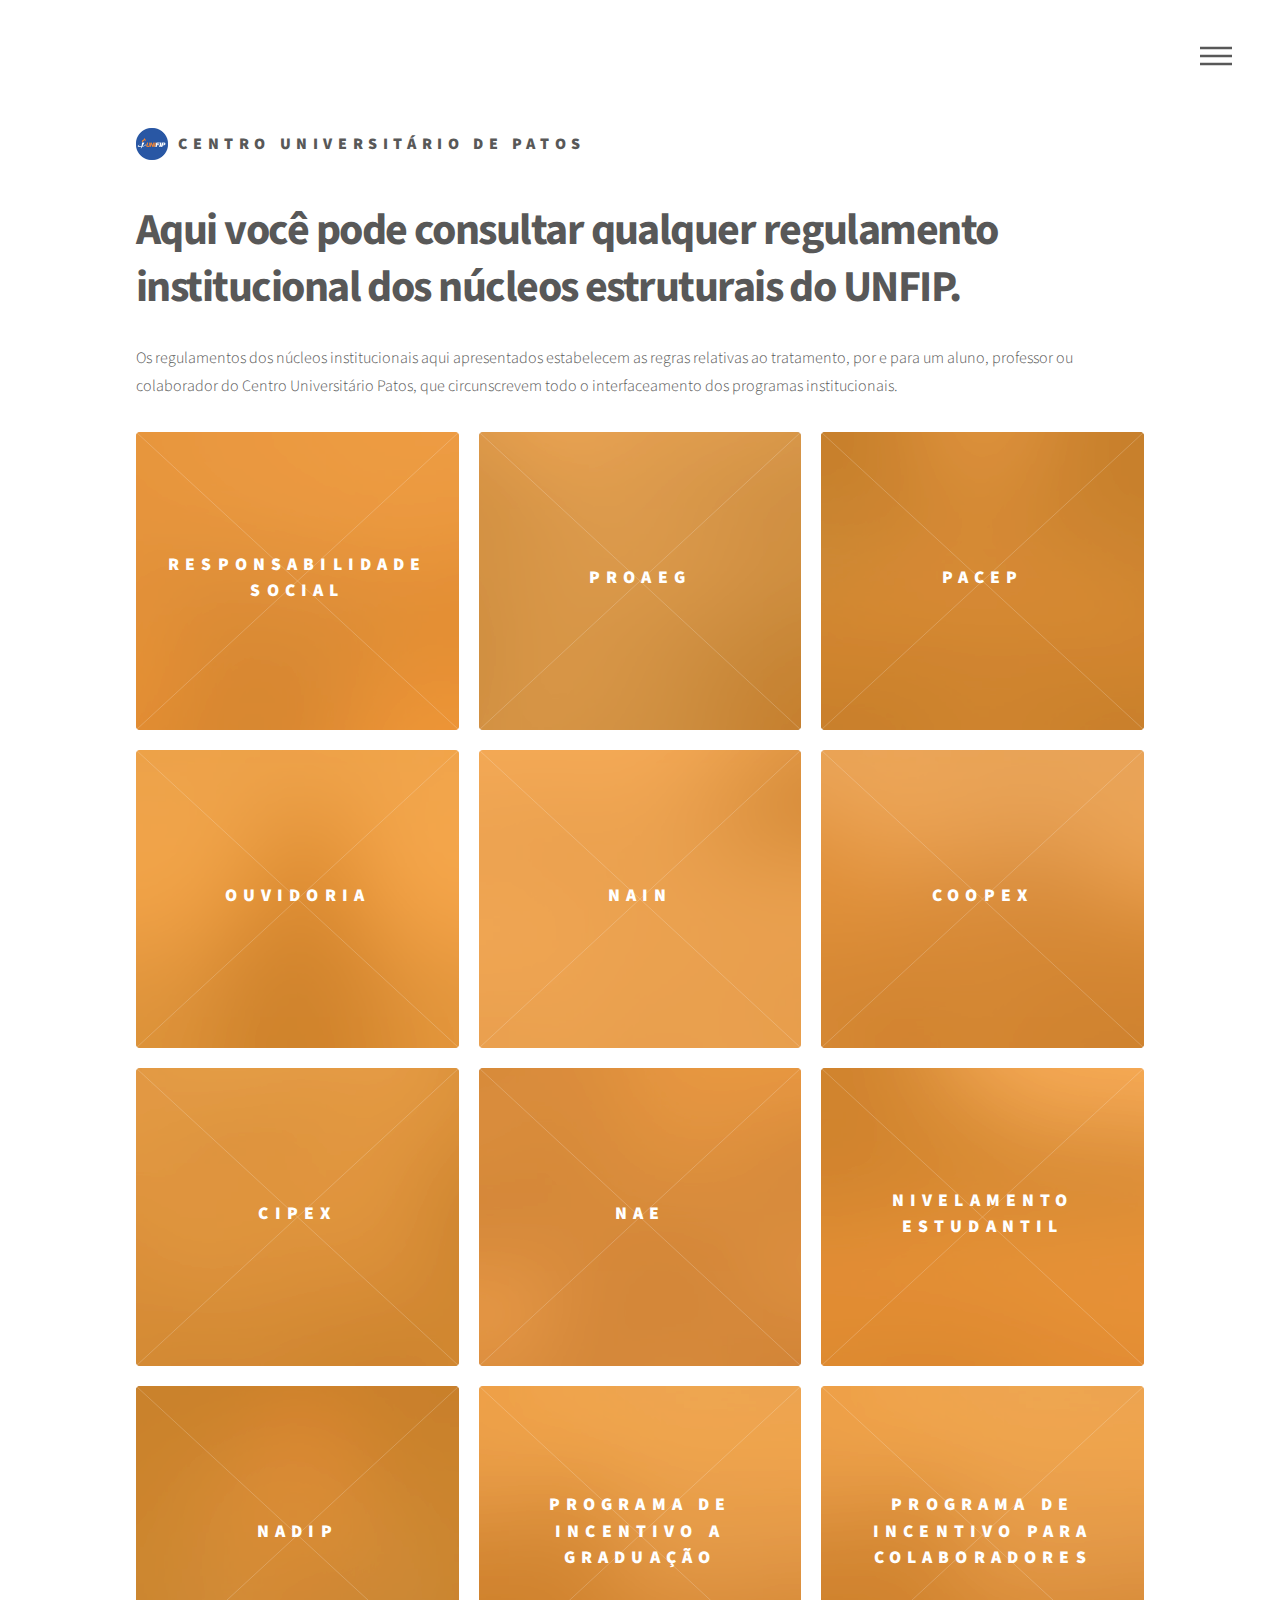
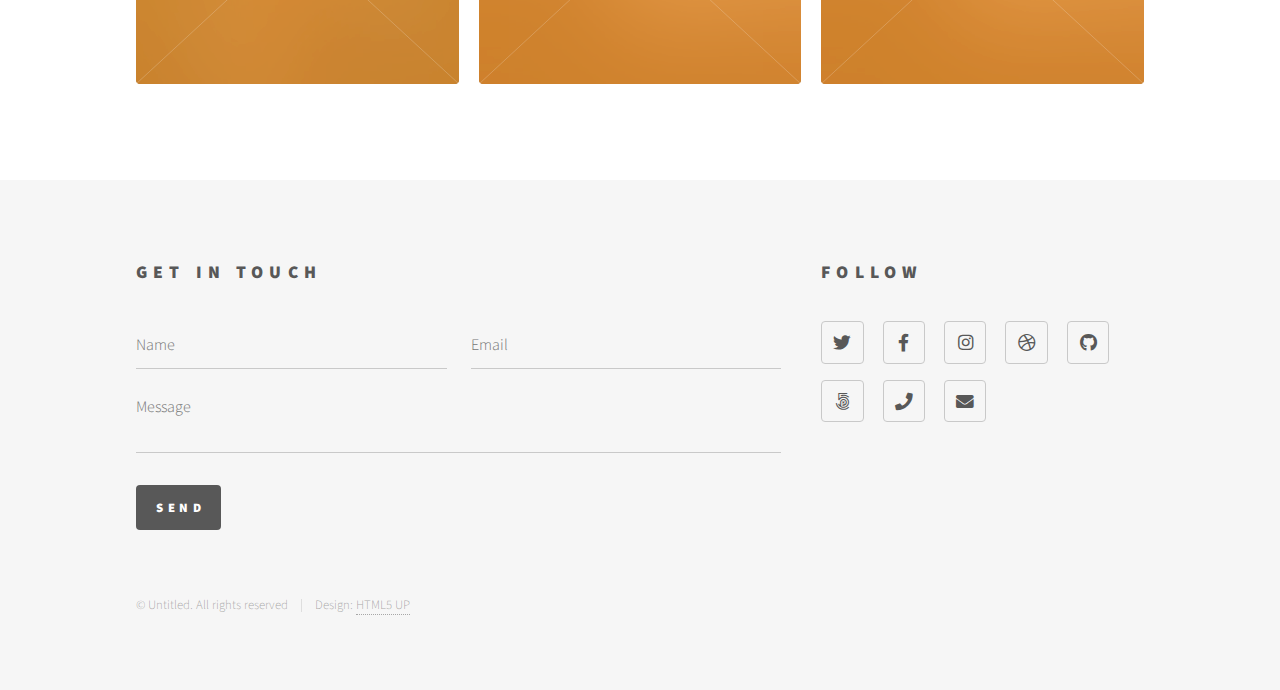
<file: index.html>
<!DOCTYPE HTML>
<!--
	Phantom by HTML5 UP
	html5up.net | @ajlkn
	Free for personal and commercial use under the CCA 3.0 license (html5up.net/license)
-->
<html>
	<head>
		<title>Phantom by HTML5 UP</title>
		<meta charset="utf-8" />
		<meta name="viewport" content="width=device-width, initial-scale=1, user-scalable=no" />
		<link rel="stylesheet" href="assets/css/main.css" />
		<noscript><link rel="stylesheet" href="assets/css/noscript.css" /></noscript>
	</head>
	<body class="is-preload">
		<!-- Wrapper -->
			<div id="wrapper">

				<!-- Header -->
					<header id="header">
						<div class="inner">

							<!-- Logo -->
								<a href="index.html" class="logo">
									<span class="symbol"><img src="images/Logo_Redondo_UNIFIP.png" alt="" /></span><span class="title">CENTRO UNIVERSITÁRIO DE PATOS</span>
								</a>

							<!-- Nav -->
								<nav>
									<ul>
										<li><a href="#menu">Menu</a></li>
									</ul>
								</nav>

						</div>
					</header>

				<!-- Menu -->
					<nav id="menu">
						<h2>Menu</h2>
						<ul>
							<li><a href="index.html">Home</a></li>
						<!--	<li><a href="generic.html">Ipsum veroeros</a></li>
							<li><a href="generic.html">Tempus etiam</a></li>
							<li><a href="generic.html">Consequat dolor</a></li>
							<li><a href="elements.html">Elements</a></li> -->
						</ul>
					</nav>

				<!-- Main -->
					<div id="main">
						<div class="inner">
							<header>
								<h1>Aqui você pode consultar qualquer regulamento institucional dos núcleos estruturais do UNFIP.</h1>
								<p>Os regulamentos dos núcleos institucionais aqui apresentados estabelecem as regras relativas ao tratamento, por e para um aluno, professor ou colaborador do Centro Universitário Patos, que circunscrevem todo o interfaceamento dos programas institucionais.</p>
							</header>
							<section class="tiles">
								<article class="style1">
									<span class="image">
										<img src="images/pic01.jpg" alt="" />
									</span>
									<a href="generic.html">
										<h2>RESPONSABILIDADE SOCIAL</h2>
										<div class="content">
											<p>A responsabilidade Social do UNIFIP PATOS é composta por vários projetos
												sociais que trabalham em prol de atividades voluntárias.</p>
										</div>
									</a>
								</article>
								<article class="style2">
									<span class="image">
										<img src="images/pic02.jpg" alt="" />
									</span>
									<a href="generic.html">
										<h2>PROAEG</h2>
										<div class="content">
											<p>O Programa e de Acompanhamento de Egressos acompanha os alunos diplomados por nossa isntituição.</p>
										</div>
									</a>
								</article>
								<article class="style3">
									<span class="image">
										<img src="images/pic03.jpg" alt="" />
									</span>
									<a href="generic.html">
										<h2>PACEP</h2>
										<div class="content">
											<p>O Programa de Acompanhamento e Complementação de Estudos Pedagógicos propõe discussões e aprofundamento teórico/prático de conteúdos indispensáveis a
												formação integral dos discentes.</p>
										</div>
									</a>
								</article>
								<article class="style4">
									<span class="image">
										<img src="images/pic04.jpg" alt="" />
									</span>
									<a href="generic.html">
										<h2>OUVIDORIA</h2>
										<div class="content">
											<p>A Ouvidoria é um meio de Comunicação entre a comunidade e as instâncias
												acadêmico-administrativas do UNIFIP.</p>
										</div>
									</a>
								</article>
								<article class="style5">
									<span class="image">
										<img src="images/pic05.jpg" alt="" />
									</span>
									<a href="generic.html">
										<h2>NAIN</h2>
										<div class="content">
											<p> O NAIN é o núcleo que tem a atenção voltada às condições de
												acessibilidade física e inclusão de pessoas com deficiência.</p>
										</div>
									</a>
								</article>
								<article class="style6">
									<span class="image">
										<img src="images/pic06.jpg" alt="" />
									</span>
									<a href="generic.html">
										<h2>COOPEX</h2>
										<div class="content">
											<p>A Coordenação de Pesquisa e Extensão faz parte de um conjunto de atividades desenvolvidas na IES, de Pesquisa e Extensão do Programa de Iniciação Científica de nossa instituição.</p>
										</div>
									</a>
								</article>
								<article class="style2">
									<span class="image">
										<img src="images/pic07.jpg" alt="" />
									</span>
									<a href="generic.html">
										<h2>CIPEX</h2>
										<div class="content">
											<p>O CIPEX é responsável pela administração e estabelecimento dos programas institucionais de Pesquisa, Extensão e Responsabilidade Social.

											</p>
										</div>
									</a>
								</article>
								<article class="style3">
									<span class="image">
										<img src="images/pic08.jpg" alt="" />
									</span>
									<a href="generic.html">
										<h2>NAE</h2>
										<div class="content">
											<p>O NAE têm como finalidade ampliar as condições de permanência e ingresso aos discentes matriculado no UNIFIP.</p>
										</div>
									</a>
								</article>
								
								<article class="style5">
									<span class="image">
										<img src="images/pic10.jpg" alt="" />
									</span>
									<a href="generic.html">
										<h2>NIVELAMENTO ESTUDANTIL</h2>
										<div class="content">
											<p>Nivelamento Estudantil visa estruturar mecanismos eficientes para nivelar o conheicmento dos estudantes com evidentes problemas de aprendizagem e ou de
												conhecimentos.</p>
										</div>
									</a>
								</article>
								<article class="style6">
									<span class="image">
										<img src="images/pic11.jpg" alt="" />
									</span>
									<a href="generic.html">
										<h2>NADIP</h2>
										<div class="content">
											<p>O NADIP caracteriza-se como um espaço de acolhimento, orientação e formação, tendo como pressuposto a Assessoria Pedagógica aos professores e a formação basilar nas dimensões de ensino, pesquisa, extensão.</p>
										</div>
									</a>
								</article>
								<article class="style4">
									<span class="image">
										<img src="images/pic12.jpg" alt="" />
									</span>
									<a href="generic.html">
										<h2>PROGRAMA DE INCENTIVO A GRADUAÇÃO</h2>
										<div class="content">
											<p>Este programa incentiva e concede aos discentes que estiverem devidamente matriculados e cursando um dos cursos de graduação no UNIFIP, que através de processo seletivo institucional sejam recrutados para desenvolver atividades laborais na Instituição.</p></p>
										</div>
									</a>
								</article>
								<article class="style4">
									<span class="image">
										<img src="images/pic12.jpg" alt="" />
									</span>
									<a href="generic.html">
										<h2>PROGRAMA DE INCENTIVO PARA COLABORADORES</h2>
										<div class="content">
											<p>Este é um programa de incentivo que concede aos docentes e colaboradores que estão ingressando no primeiro Curso Superior</p>
										</div>
									</a>
								</article>
								<!--<article class="style4">
									<span class="image">
										<img src="images/pic12.jpg" alt="" />
									</span>
									<a href="generic.html">
										<h2>Pretium</h2>
										<div class="content">
											<p>Sed nisl arcu euismod sit amet nisi lorem etiam dolor veroeros et feugiat.</p>
										</div>
									</a>
								</article>-->
							</section>
						</div>
					</div>

				<!-- Footer -->
					<footer id="footer">
						<div class="inner">
							<section>
								<h2>Get in touch</h2>
								<form method="post" action="#">
									<div class="fields">
										<div class="field half">
											<input type="text" name="name" id="name" placeholder="Name" />
										</div>
										<div class="field half">
											<input type="email" name="email" id="email" placeholder="Email" />
										</div>
										<div class="field">
											<textarea name="message" id="message" placeholder="Message"></textarea>
										</div>
									</div>
									<ul class="actions">
										<li><input type="submit" value="Send" class="primary" /></li>
									</ul>
								</form>
							</section>
							<section>
								<h2>Follow</h2>
								<ul class="icons">
									<li><a href="#" class="icon brands style2 fa-twitter"><span class="label">Twitter</span></a></li>
									<li><a href="#" class="icon brands style2 fa-facebook-f"><span class="label">Facebook</span></a></li>
									<li><a href="#" class="icon brands style2 fa-instagram"><span class="label">Instagram</span></a></li>
									<li><a href="#" class="icon brands style2 fa-dribbble"><span class="label">Dribbble</span></a></li>
									<li><a href="#" class="icon brands style2 fa-github"><span class="label">GitHub</span></a></li>
									<li><a href="#" class="icon brands style2 fa-500px"><span class="label">500px</span></a></li>
									<li><a href="#" class="icon solid style2 fa-phone"><span class="label">Phone</span></a></li>
									<li><a href="#" class="icon solid style2 fa-envelope"><span class="label">Email</span></a></li>
								</ul>
							</section>
							<ul class="copyright">
								<li>&copy; Untitled. All rights reserved</li><li>Design: <a href="http://html5up.net">HTML5 UP</a></li>
							</ul>
						</div>
					</footer>

			</div>

		<!-- Scripts -->
			<script src="assets/js/jquery.min.js"></script>
			<script src="assets/js/browser.min.js"></script>
			<script src="assets/js/breakpoints.min.js"></script>
			<script src="assets/js/util.js"></script>
			<script src="assets/js/main.js"></script>

	</body>
</html>
</file>
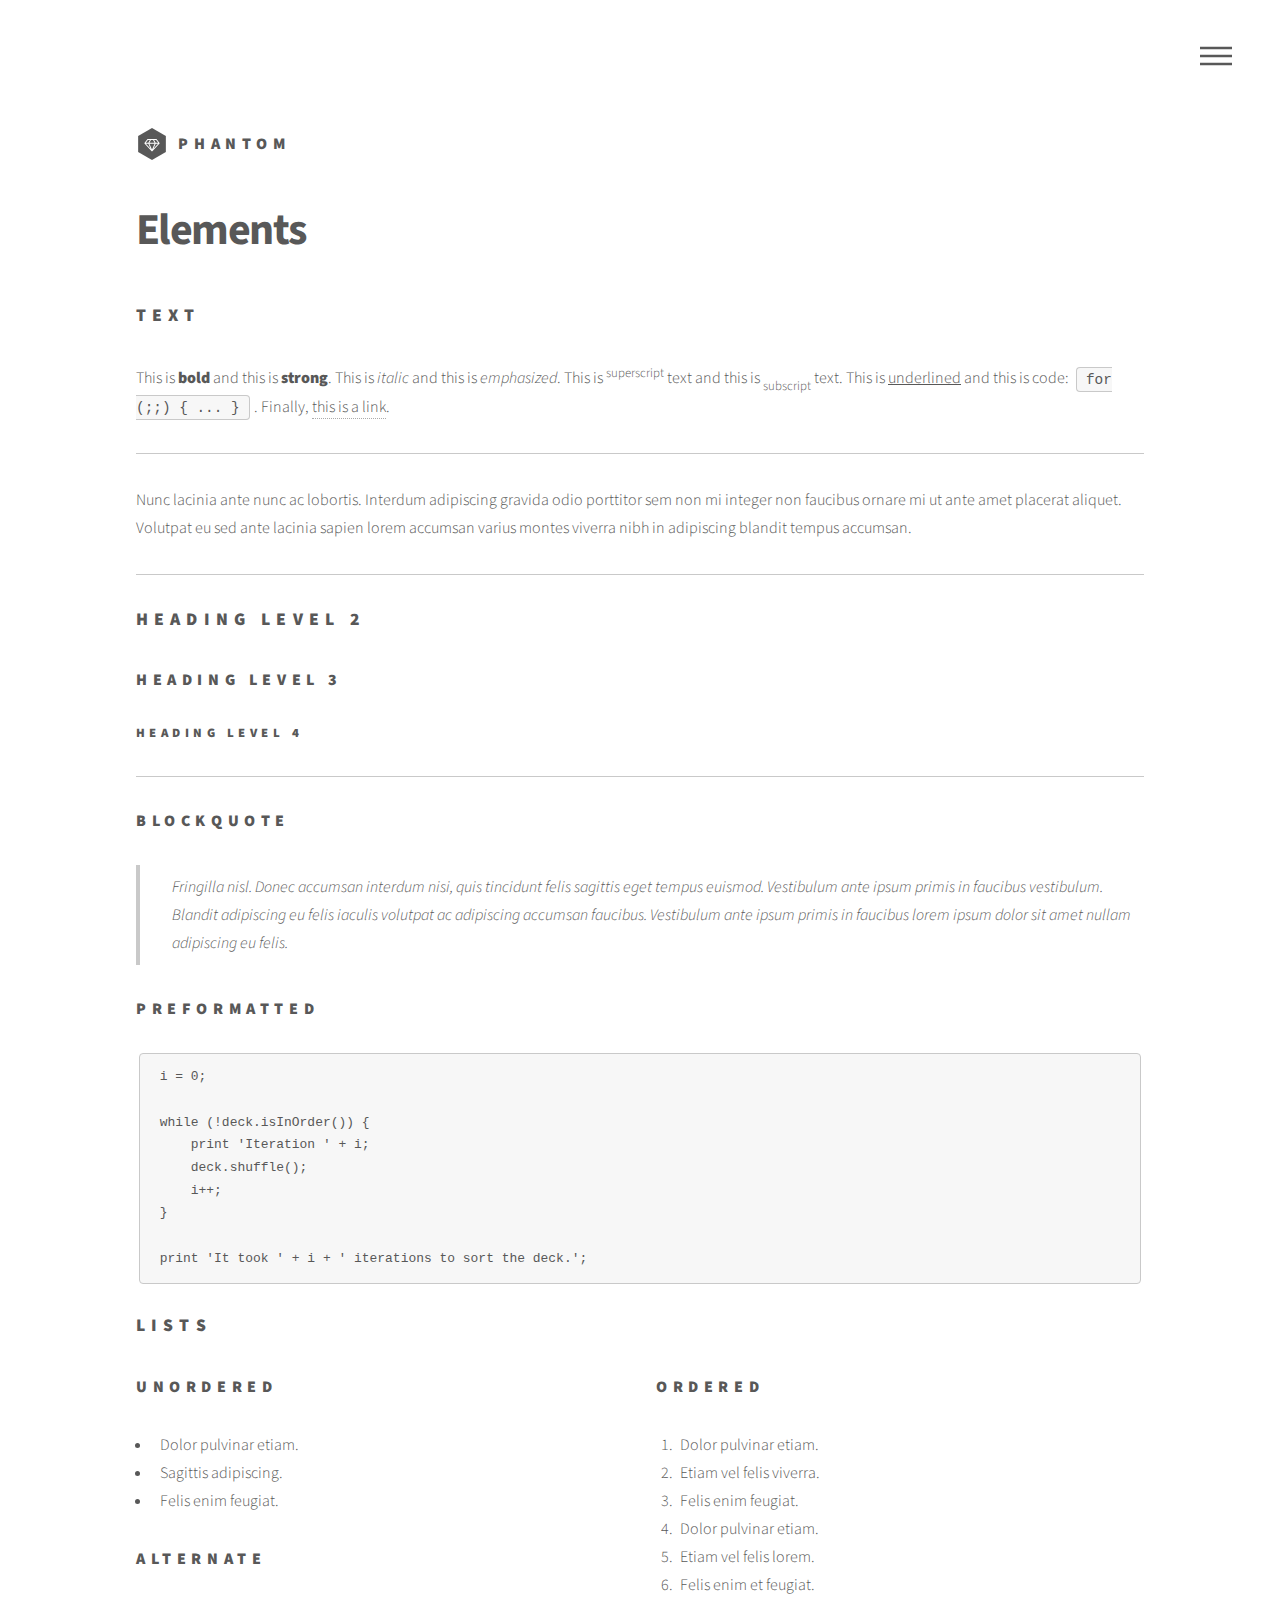
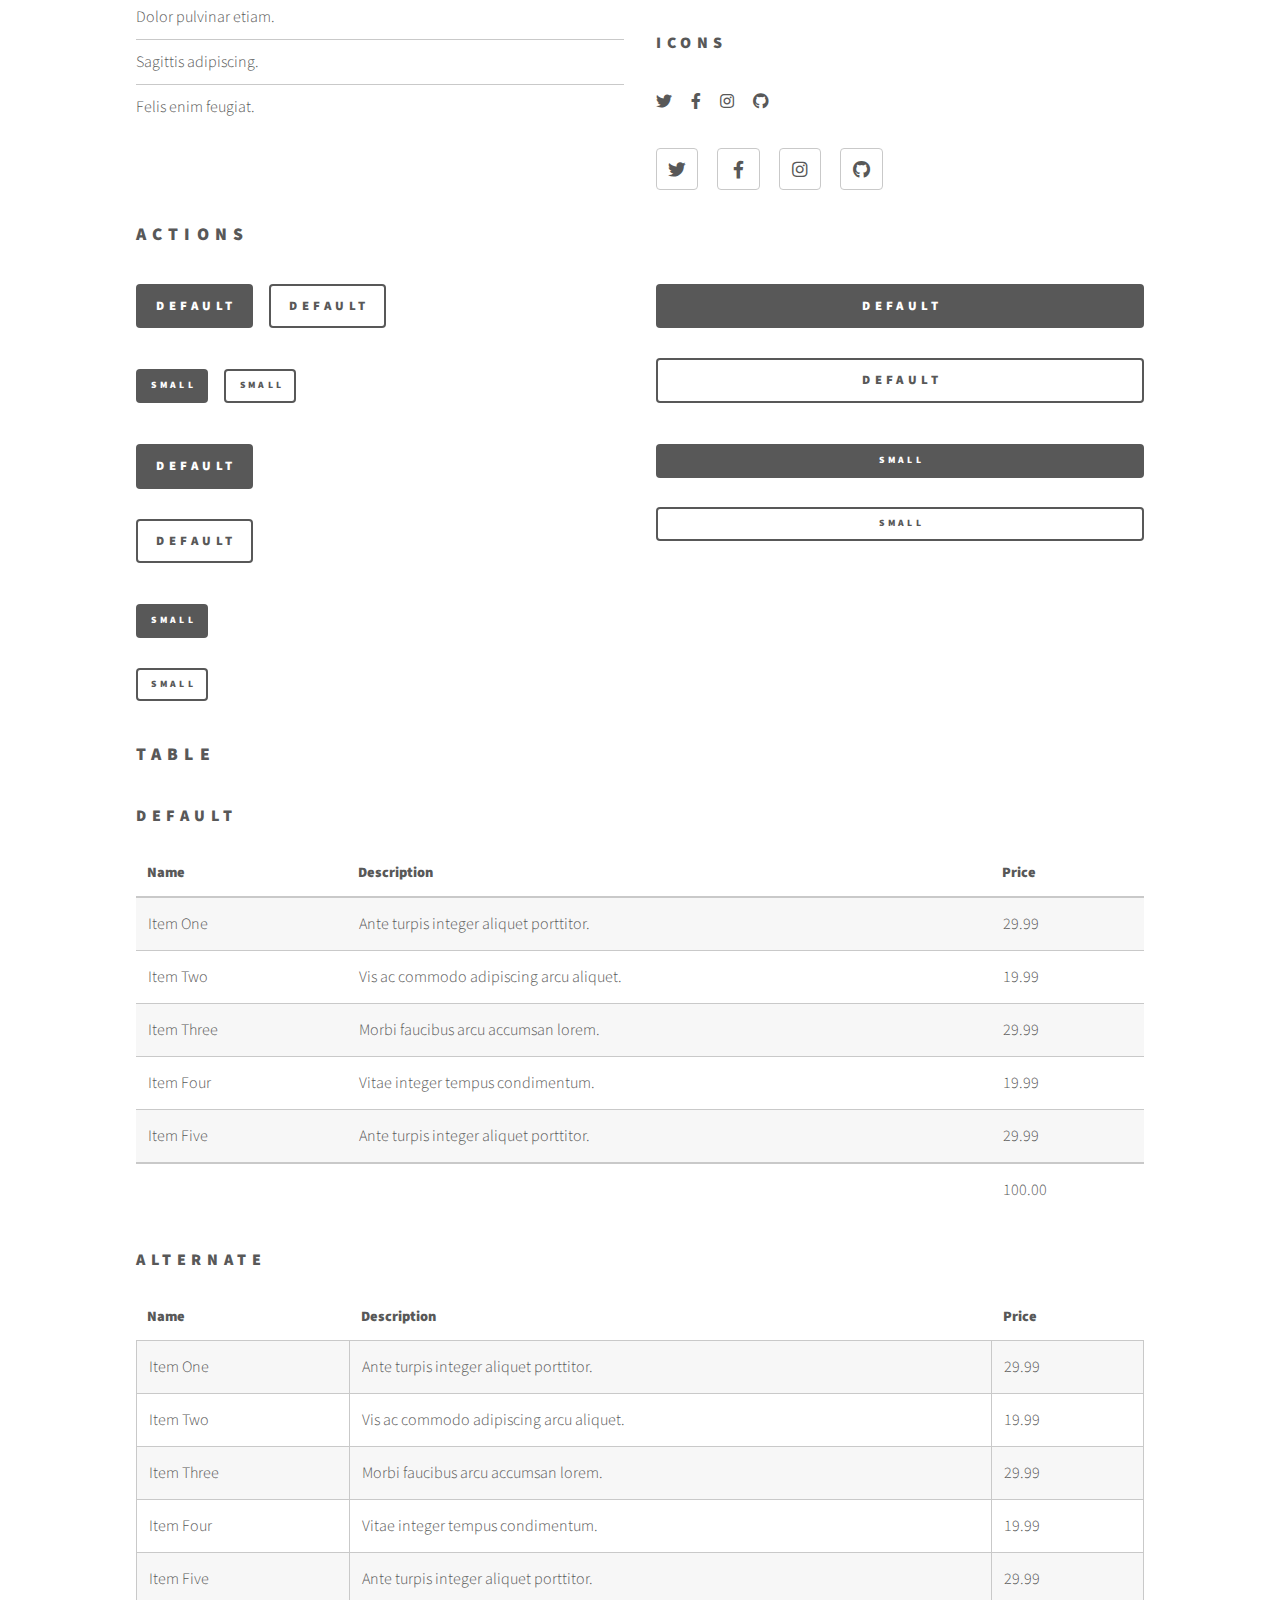
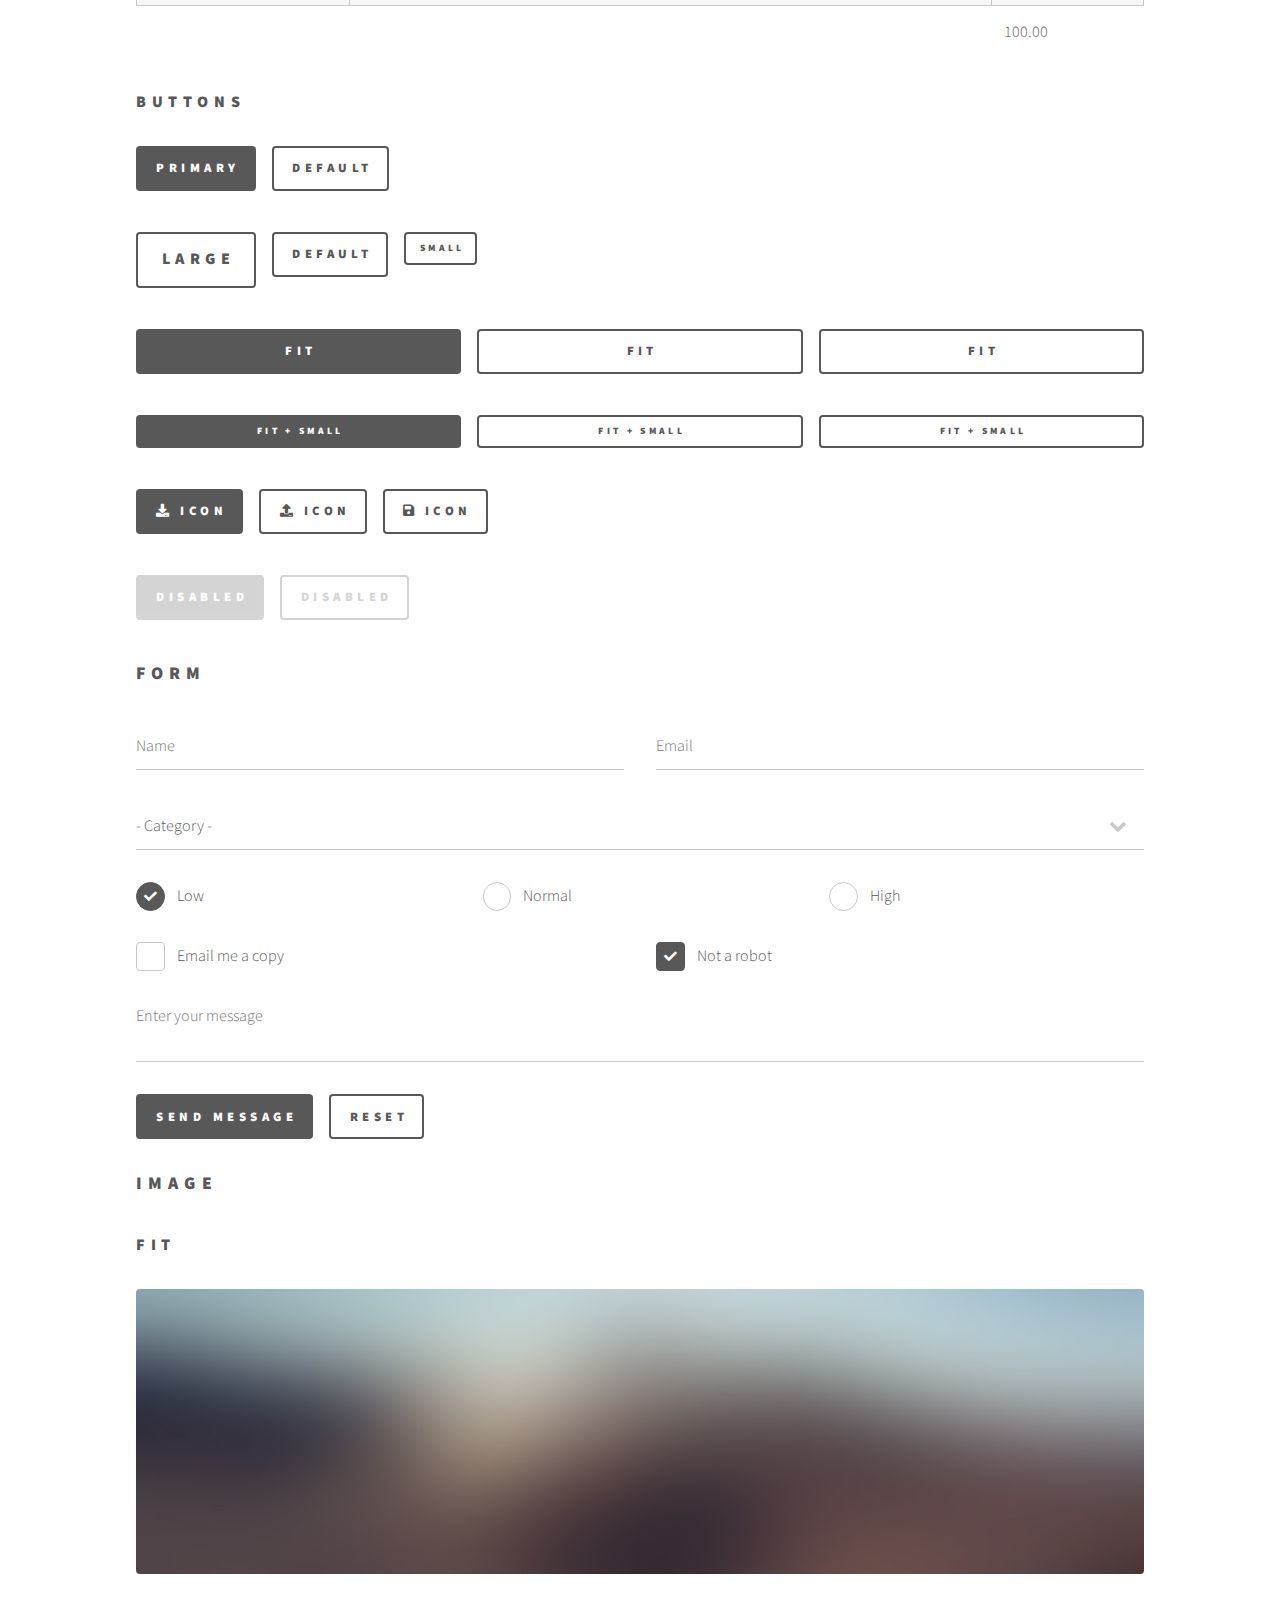
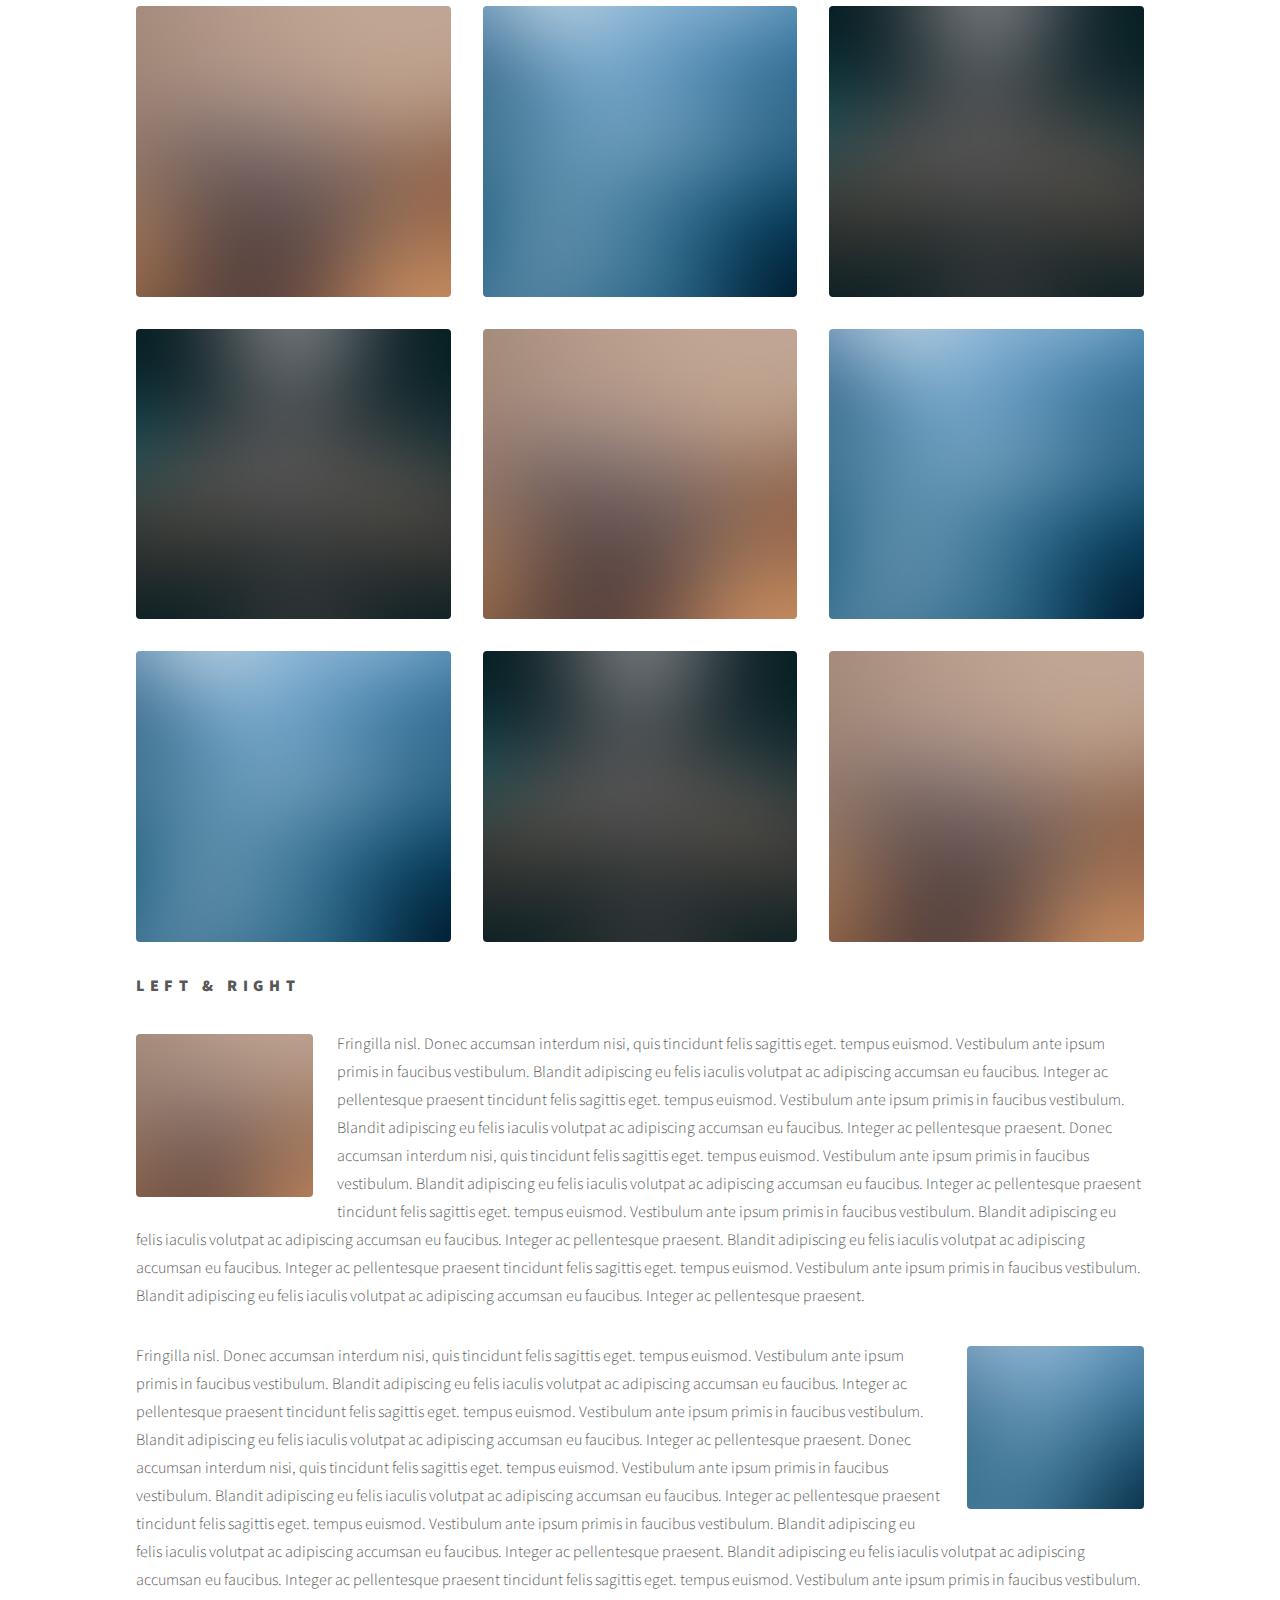
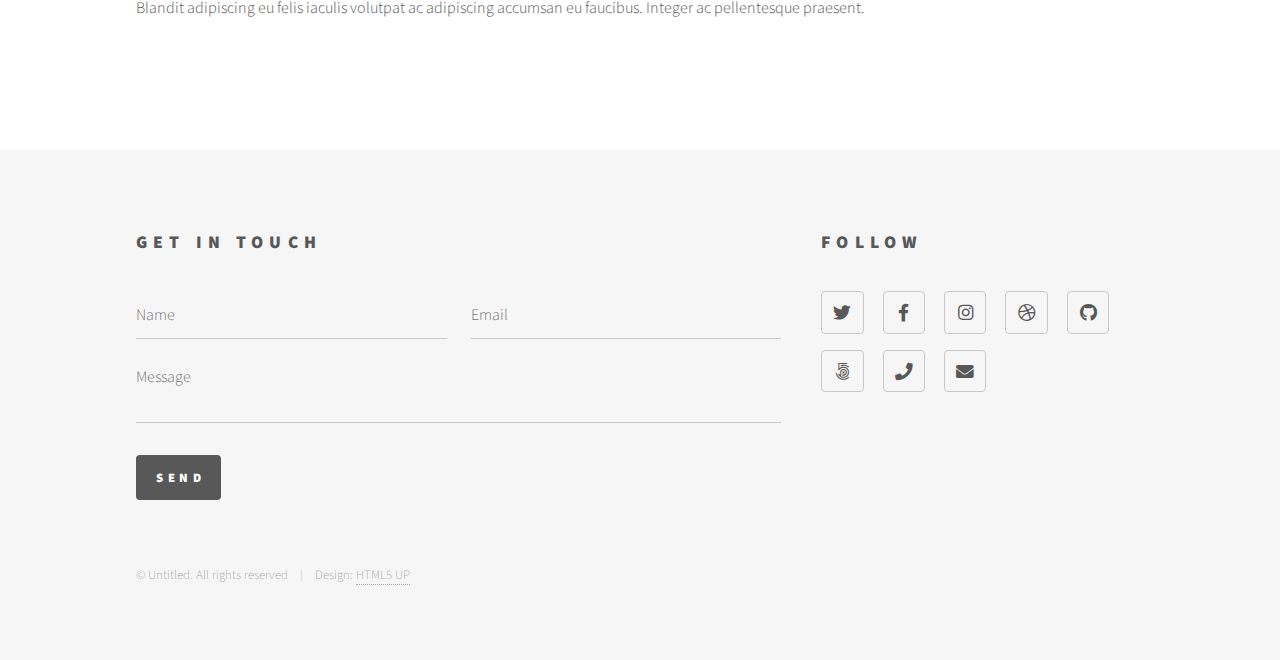
<file: elements.html>
<!DOCTYPE HTML>
<!--
	Phantom by HTML5 UP
	html5up.net | @ajlkn
	Free for personal and commercial use under the CCA 3.0 license (html5up.net/license)
-->
<html>
	<head>
		<title>Elements - Phantom by HTML5 UP</title>
		<meta charset="utf-8" />
		<meta name="viewport" content="width=device-width, initial-scale=1, user-scalable=no" />
		<link rel="stylesheet" href="assets/css/main.css" />
		<noscript><link rel="stylesheet" href="assets/css/noscript.css" /></noscript>
	</head>
	<body class="is-preload">
		<!-- Wrapper -->
			<div id="wrapper">

				<!-- Header -->
					<header id="header">
						<div class="inner">

							<!-- Logo -->
								<a href="index.html" class="logo">
									<span class="symbol"><img src="images/logo.svg" alt="" /></span><span class="title">Phantom</span>
								</a>

							<!-- Nav -->
								<nav>
									<ul>
										<li><a href="#menu">Menu</a></li>
									</ul>
								</nav>

						</div>
					</header>

				<!-- Menu -->
					<nav id="menu">
						<h2>Menu</h2>
						<ul>
							<li><a href="index.html">Home</a></li>
							<li><a href="generic.html">Ipsum veroeros</a></li>
							<li><a href="generic.html">Tempus etiam</a></li>
							<li><a href="generic.html">Consequat dolor</a></li>
							<li><a href="elements.html">Elements</a></li>
						</ul>
					</nav>

				<!-- Main -->
					<div id="main">
						<div class="inner">
							<h1>Elements</h1>

							<!-- Text -->
								<section>
									<h2>Text</h2>
									<p>This is <b>bold</b> and this is <strong>strong</strong>. This is <i>italic</i> and this is <em>emphasized</em>.
									This is <sup>superscript</sup> text and this is <sub>subscript</sub> text.
									This is <u>underlined</u> and this is code: <code>for (;;) { ... }</code>. Finally, <a href="#">this is a link</a>.</p>
									<hr />
									<p>Nunc lacinia ante nunc ac lobortis. Interdum adipiscing gravida odio porttitor sem non mi integer non faucibus ornare mi ut ante amet placerat aliquet. Volutpat eu sed ante lacinia sapien lorem accumsan varius montes viverra nibh in adipiscing blandit tempus accumsan.</p>
									<hr />
									<h2>Heading Level 2</h2>
									<h3>Heading Level 3</h3>
									<h4>Heading Level 4</h4>
									<hr />
									<h3>Blockquote</h3>
									<blockquote>Fringilla nisl. Donec accumsan interdum nisi, quis tincidunt felis sagittis eget tempus euismod. Vestibulum ante ipsum primis in faucibus vestibulum. Blandit adipiscing eu felis iaculis volutpat ac adipiscing accumsan faucibus. Vestibulum ante ipsum primis in faucibus lorem ipsum dolor sit amet nullam adipiscing eu felis.</blockquote>
									<h3>Preformatted</h3>
									<pre><code>i = 0;

while (!deck.isInOrder()) {
    print 'Iteration ' + i;
    deck.shuffle();
    i++;
}

print 'It took ' + i + ' iterations to sort the deck.';</code></pre>
								</section>

							<!-- Lists -->
								<section>
									<h2>Lists</h2>
									<div class="row">
										<div class="col-6 col-12-medium">
											<h3>Unordered</h3>
											<ul>
												<li>Dolor pulvinar etiam.</li>
												<li>Sagittis adipiscing.</li>
												<li>Felis enim feugiat.</li>
											</ul>
											<h3>Alternate</h3>
											<ul class="alt">
												<li>Dolor pulvinar etiam.</li>
												<li>Sagittis adipiscing.</li>
												<li>Felis enim feugiat.</li>
											</ul>
										</div>
										<div class="col-6 col-12-medium">
											<h3>Ordered</h3>
											<ol>
												<li>Dolor pulvinar etiam.</li>
												<li>Etiam vel felis viverra.</li>
												<li>Felis enim feugiat.</li>
												<li>Dolor pulvinar etiam.</li>
												<li>Etiam vel felis lorem.</li>
												<li>Felis enim et feugiat.</li>
											</ol>
											<h3>Icons</h3>
											<ul class="icons">
												<li><a href="#" class="icon brands style1 fa-twitter"><span class="label">Twitter</span></a></li>
												<li><a href="#" class="icon brands style1 fa-facebook-f"><span class="label">Facebook</span></a></li>
												<li><a href="#" class="icon brands style1 fa-instagram"><span class="label">Instagram</span></a></li>
												<li><a href="#" class="icon brands style1 fa-github"><span class="label">Github</span></a></li>
											</ul>
											<ul class="icons">
												<li><a href="#" class="icon brands style2 fa-twitter"><span class="label">Twitter</span></a></li>
												<li><a href="#" class="icon brands style2 fa-facebook-f"><span class="label">Facebook</span></a></li>
												<li><a href="#" class="icon brands style2 fa-instagram"><span class="label">Instagram</span></a></li>
												<li><a href="#" class="icon brands style2 fa-github"><span class="label">Github</span></a></li>
											</ul>
										</div>
									</div>
									<h2>Actions</h2>
									<div class="row">
										<div class="col-6 col-12-medium">
											<ul class="actions">
												<li><a href="#" class="button primary">Default</a></li>
												<li><a href="#" class="button">Default</a></li>
											</ul>
											<ul class="actions small">
												<li><a href="#" class="button primary small">Small</a></li>
												<li><a href="#" class="button small">Small</a></li>
											</ul>
											<ul class="actions stacked">
												<li><a href="#" class="button primary">Default</a></li>
												<li><a href="#" class="button">Default</a></li>
											</ul>
											<ul class="actions stacked">
												<li><a href="#" class="button primary small">Small</a></li>
												<li><a href="#" class="button small">Small</a></li>
											</ul>
										</div>
										<div class="col-6 col-12-medium">
											<ul class="actions stacked">
												<li><a href="#" class="button primary fit">Default</a></li>
												<li><a href="#" class="button fit">Default</a></li>
											</ul>
											<ul class="actions stacked">
												<li><a href="#" class="button primary small fit">Small</a></li>
												<li><a href="#" class="button small fit">Small</a></li>
											</ul>
										</div>
									</div>
								</section>

							<!-- Table -->
								<section>
									<h2>Table</h2>
									<h3>Default</h3>
									<div class="table-wrapper">
										<table>
											<thead>
												<tr>
													<th>Name</th>
													<th>Description</th>
													<th>Price</th>
												</tr>
											</thead>
											<tbody>
												<tr>
													<td>Item One</td>
													<td>Ante turpis integer aliquet porttitor.</td>
													<td>29.99</td>
												</tr>
												<tr>
													<td>Item Two</td>
													<td>Vis ac commodo adipiscing arcu aliquet.</td>
													<td>19.99</td>
												</tr>
												<tr>
													<td>Item Three</td>
													<td> Morbi faucibus arcu accumsan lorem.</td>
													<td>29.99</td>
												</tr>
												<tr>
													<td>Item Four</td>
													<td>Vitae integer tempus condimentum.</td>
													<td>19.99</td>
												</tr>
												<tr>
													<td>Item Five</td>
													<td>Ante turpis integer aliquet porttitor.</td>
													<td>29.99</td>
												</tr>
											</tbody>
											<tfoot>
												<tr>
													<td colspan="2"></td>
													<td>100.00</td>
												</tr>
											</tfoot>
										</table>
									</div>

									<h3>Alternate</h3>
									<div class="table-wrapper">
										<table class="alt">
											<thead>
												<tr>
													<th>Name</th>
													<th>Description</th>
													<th>Price</th>
												</tr>
											</thead>
											<tbody>
												<tr>
													<td>Item One</td>
													<td>Ante turpis integer aliquet porttitor.</td>
													<td>29.99</td>
												</tr>
												<tr>
													<td>Item Two</td>
													<td>Vis ac commodo adipiscing arcu aliquet.</td>
													<td>19.99</td>
												</tr>
												<tr>
													<td>Item Three</td>
													<td> Morbi faucibus arcu accumsan lorem.</td>
													<td>29.99</td>
												</tr>
												<tr>
													<td>Item Four</td>
													<td>Vitae integer tempus condimentum.</td>
													<td>19.99</td>
												</tr>
												<tr>
													<td>Item Five</td>
													<td>Ante turpis integer aliquet porttitor.</td>
													<td>29.99</td>
												</tr>
											</tbody>
											<tfoot>
												<tr>
													<td colspan="2"></td>
													<td>100.00</td>
												</tr>
											</tfoot>
										</table>
									</div>
								</section>

							<!-- Buttons -->
								<section>
									<h3>Buttons</h3>
									<ul class="actions">
										<li><a href="#" class="button primary">Primary</a></li>
										<li><a href="#" class="button">Default</a></li>
									</ul>
									<ul class="actions">
										<li><a href="#" class="button large">Large</a></li>
										<li><a href="#" class="button">Default</a></li>
										<li><a href="#" class="button small">Small</a></li>
									</ul>
									<ul class="actions fit">
										<li><a href="#" class="button primary fit">Fit</a></li>
										<li><a href="#" class="button fit">Fit</a></li>
										<li><a href="#" class="button fit">Fit</a></li>
									</ul>
									<ul class="actions fit small">
										<li><a href="#" class="button primary fit small">Fit + Small</a></li>
										<li><a href="#" class="button fit small">Fit + Small</a></li>
										<li><a href="#" class="button fit small">Fit + Small</a></li>
									</ul>
									<ul class="actions">
										<li><a href="#" class="button primary icon solid fa-download">Icon</a></li>
										<li><a href="#" class="button icon solid fa-upload">Icon</a></li>
										<li><a href="#" class="button icon solid fa-save">Icon</a></li>
									</ul>
									<ul class="actions">
										<li><span class="button primary disabled">Disabled</span></li>
										<li><span class="button disabled">Disabled</span></li>
									</ul>
								</section>

							<!-- Form -->
								<section>
									<h2>Form</h2>
									<form method="post" action="#">
										<div class="row gtr-uniform">
											<div class="col-6 col-12-xsmall">
												<input type="text" name="demo-name" id="demo-name" value="" placeholder="Name" />
											</div>
											<div class="col-6 col-12-xsmall">
												<input type="email" name="demo-email" id="demo-email" value="" placeholder="Email" />
											</div>
											<div class="col-12">
												<select name="demo-category" id="demo-category">
													<option value="">- Category -</option>
													<option value="1">Manufacturing</option>
													<option value="1">Shipping</option>
													<option value="1">Administration</option>
													<option value="1">Human Resources</option>
												</select>
											</div>
											<div class="col-4 col-12-small">
												<input type="radio" id="demo-priority-low" name="demo-priority" checked>
												<label for="demo-priority-low">Low</label>
											</div>
											<div class="col-4 col-12-small">
												<input type="radio" id="demo-priority-normal" name="demo-priority">
												<label for="demo-priority-normal">Normal</label>
											</div>
											<div class="col-4 col-12-small">
												<input type="radio" id="demo-priority-high" name="demo-priority">
												<label for="demo-priority-high">High</label>
											</div>
											<div class="col-6 col-12-small">
												<input type="checkbox" id="demo-copy" name="demo-copy">
												<label for="demo-copy">Email me a copy</label>
											</div>
											<div class="col-6 col-12-small">
												<input type="checkbox" id="demo-human" name="demo-human" checked>
												<label for="demo-human">Not a robot</label>
											</div>
											<div class="col-12">
												<textarea name="demo-message" id="demo-message" placeholder="Enter your message" rows="6"></textarea>
											</div>
											<div class="col-12">
												<ul class="actions">
													<li><input type="submit" value="Send Message" class="primary" /></li>
													<li><input type="reset" value="Reset" /></li>
												</ul>
											</div>
										</div>
									</form>
								</section>

							<!-- Image -->
								<section>
									<h2>Image</h2>
									<h3>Fit</h3>
									<div class="box alt">
										<div class="row gtr-uniform">
											<div class="col-12"><span class="image fit"><img src="images/pic13.jpg" alt="" /></span></div>
											<div class="col-4"><span class="image fit"><img src="images/pic01.jpg" alt="" /></span></div>
											<div class="col-4"><span class="image fit"><img src="images/pic02.jpg" alt="" /></span></div>
											<div class="col-4"><span class="image fit"><img src="images/pic03.jpg" alt="" /></span></div>
											<div class="col-4"><span class="image fit"><img src="images/pic03.jpg" alt="" /></span></div>
											<div class="col-4"><span class="image fit"><img src="images/pic01.jpg" alt="" /></span></div>
											<div class="col-4"><span class="image fit"><img src="images/pic02.jpg" alt="" /></span></div>
											<div class="col-4"><span class="image fit"><img src="images/pic02.jpg" alt="" /></span></div>
											<div class="col-4"><span class="image fit"><img src="images/pic03.jpg" alt="" /></span></div>
											<div class="col-4"><span class="image fit"><img src="images/pic01.jpg" alt="" /></span></div>
										</div>
									</div>
									<h3>Left &amp; Right</h3>
									<p><span class="image left"><img src="images/pic14.jpg" alt="" /></span>Fringilla nisl. Donec accumsan interdum nisi, quis tincidunt felis sagittis eget. tempus euismod. Vestibulum ante ipsum primis in faucibus vestibulum. Blandit adipiscing eu felis iaculis volutpat ac adipiscing accumsan eu faucibus. Integer ac pellentesque praesent tincidunt felis sagittis eget. tempus euismod. Vestibulum ante ipsum primis in faucibus vestibulum. Blandit adipiscing eu felis iaculis volutpat ac adipiscing accumsan eu faucibus. Integer ac pellentesque praesent. Donec accumsan interdum nisi, quis tincidunt felis sagittis eget. tempus euismod. Vestibulum ante ipsum primis in faucibus vestibulum. Blandit adipiscing eu felis iaculis volutpat ac adipiscing accumsan eu faucibus. Integer ac pellentesque praesent tincidunt felis sagittis eget. tempus euismod. Vestibulum ante ipsum primis in faucibus vestibulum. Blandit adipiscing eu felis iaculis volutpat ac adipiscing accumsan eu faucibus. Integer ac pellentesque praesent. Blandit adipiscing eu felis iaculis volutpat ac adipiscing accumsan eu faucibus. Integer ac pellentesque praesent tincidunt felis sagittis eget. tempus euismod. Vestibulum ante ipsum primis in faucibus vestibulum. Blandit adipiscing eu felis iaculis volutpat ac adipiscing accumsan eu faucibus. Integer ac pellentesque praesent.</p>
									<p><span class="image right"><img src="images/pic15.jpg" alt="" /></span>Fringilla nisl. Donec accumsan interdum nisi, quis tincidunt felis sagittis eget. tempus euismod. Vestibulum ante ipsum primis in faucibus vestibulum. Blandit adipiscing eu felis iaculis volutpat ac adipiscing accumsan eu faucibus. Integer ac pellentesque praesent tincidunt felis sagittis eget. tempus euismod. Vestibulum ante ipsum primis in faucibus vestibulum. Blandit adipiscing eu felis iaculis volutpat ac adipiscing accumsan eu faucibus. Integer ac pellentesque praesent. Donec accumsan interdum nisi, quis tincidunt felis sagittis eget. tempus euismod. Vestibulum ante ipsum primis in faucibus vestibulum. Blandit adipiscing eu felis iaculis volutpat ac adipiscing accumsan eu faucibus. Integer ac pellentesque praesent tincidunt felis sagittis eget. tempus euismod. Vestibulum ante ipsum primis in faucibus vestibulum. Blandit adipiscing eu felis iaculis volutpat ac adipiscing accumsan eu faucibus. Integer ac pellentesque praesent. Blandit adipiscing eu felis iaculis volutpat ac adipiscing accumsan eu faucibus. Integer ac pellentesque praesent tincidunt felis sagittis eget. tempus euismod. Vestibulum ante ipsum primis in faucibus vestibulum. Blandit adipiscing eu felis iaculis volutpat ac adipiscing accumsan eu faucibus. Integer ac pellentesque praesent.</p>
								</section>

						</div>
					</div>

				<!-- Footer -->
					<footer id="footer">
						<div class="inner">
							<section>
								<h2>Get in touch</h2>
								<form method="post" action="#">
									<div class="fields">
										<div class="field half">
											<input type="text" name="name" id="name" placeholder="Name" />
										</div>
										<div class="field half">
											<input type="email" name="email" id="email" placeholder="Email" />
										</div>
										<div class="field">
											<textarea name="message" id="message" placeholder="Message"></textarea>
										</div>
									</div>
									<ul class="actions">
										<li><input type="submit" value="Send" class="primary" /></li>
									</ul>
								</form>
							</section>
							<section>
								<h2>Follow</h2>
								<ul class="icons">
									<li><a href="#" class="icon brands style2 fa-twitter"><span class="label">Twitter</span></a></li>
									<li><a href="#" class="icon brands style2 fa-facebook-f"><span class="label">Facebook</span></a></li>
									<li><a href="#" class="icon brands style2 fa-instagram"><span class="label">Instagram</span></a></li>
									<li><a href="#" class="icon brands style2 fa-dribbble"><span class="label">Dribbble</span></a></li>
									<li><a href="#" class="icon brands style2 fa-github"><span class="label">GitHub</span></a></li>
									<li><a href="#" class="icon brands style2 fa-500px"><span class="label">500px</span></a></li>
									<li><a href="#" class="icon solid style2 fa-phone"><span class="label">Phone</span></a></li>
									<li><a href="#" class="icon solid style2 fa-envelope"><span class="label">Email</span></a></li>
								</ul>
							</section>
							<ul class="copyright">
								<li>&copy; Untitled. All rights reserved</li><li>Design: <a href="http://html5up.net">HTML5 UP</a></li>
							</ul>
						</div>
					</footer>

			</div>

		<!-- Scripts -->
			<script src="assets/js/jquery.min.js"></script>
			<script src="assets/js/browser.min.js"></script>
			<script src="assets/js/breakpoints.min.js"></script>
			<script src="assets/js/util.js"></script>
			<script src="assets/js/main.js"></script>

	</body>
</html>
</file>
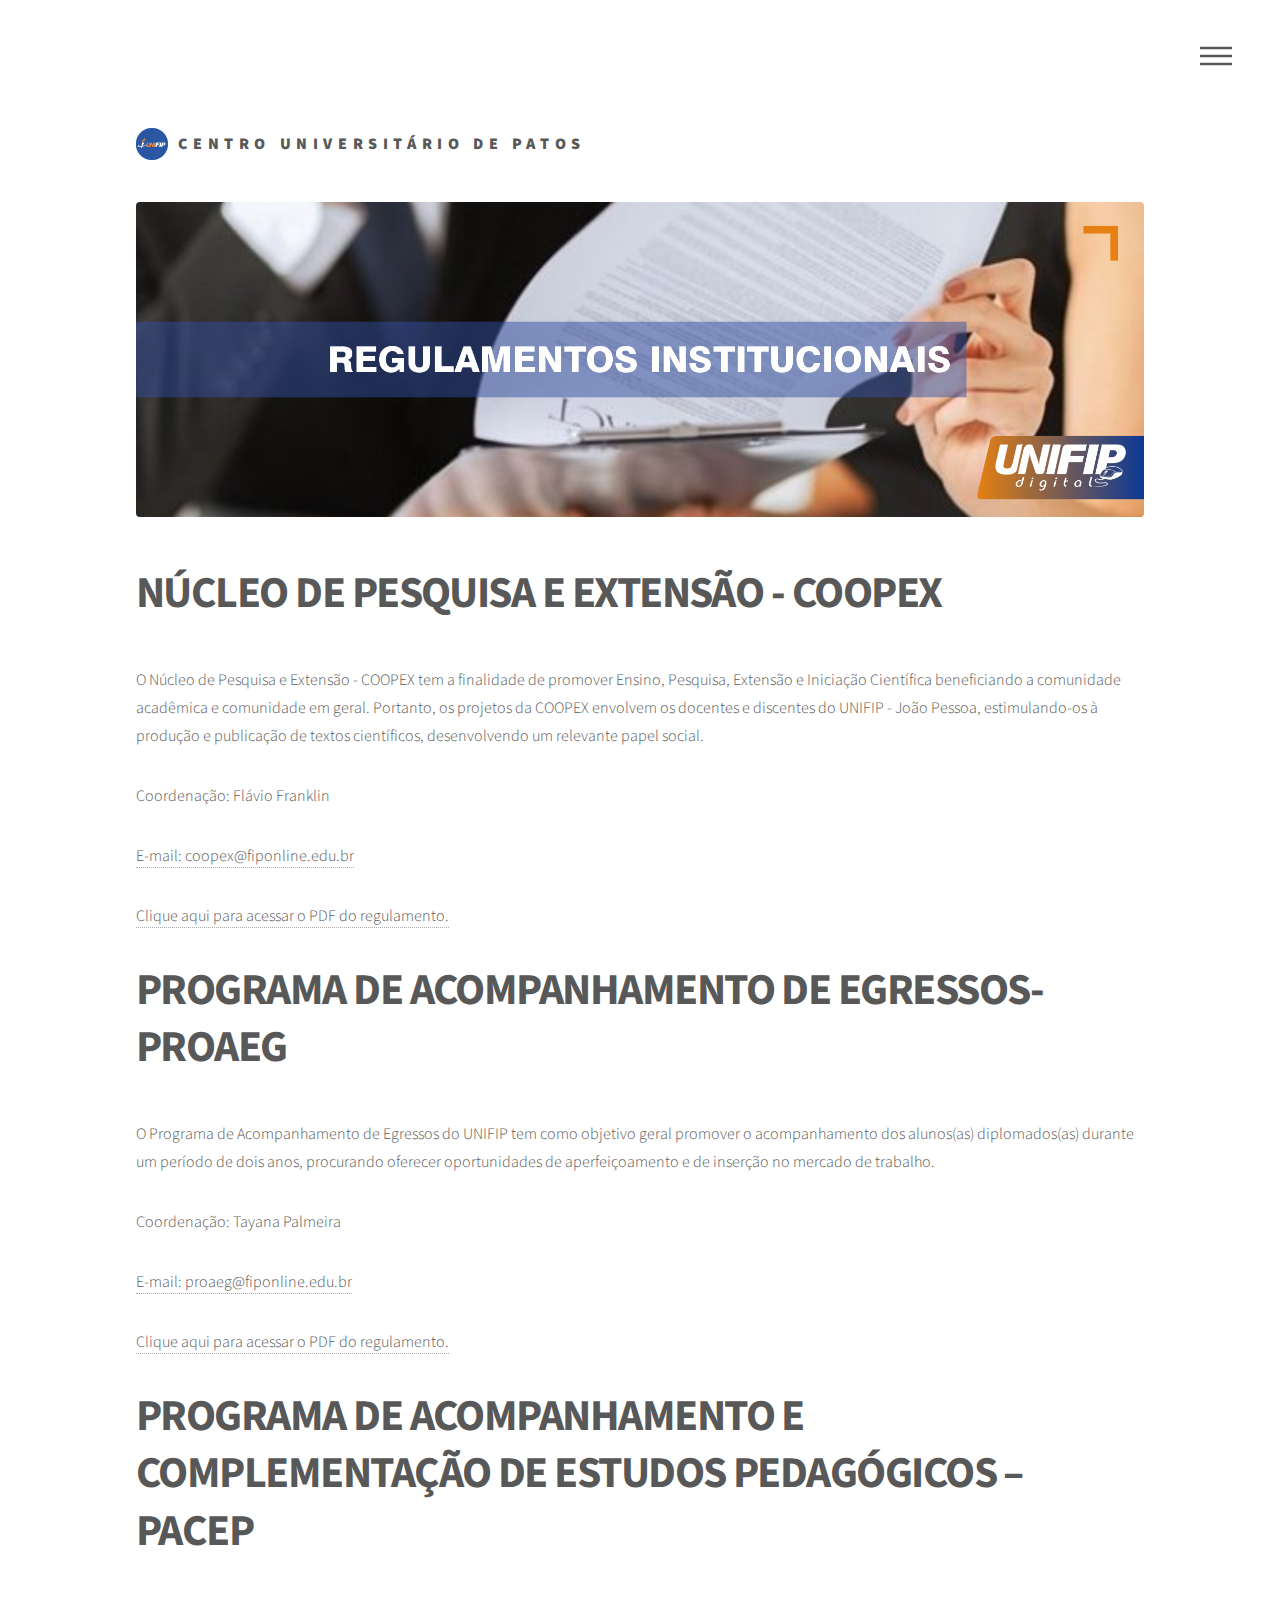
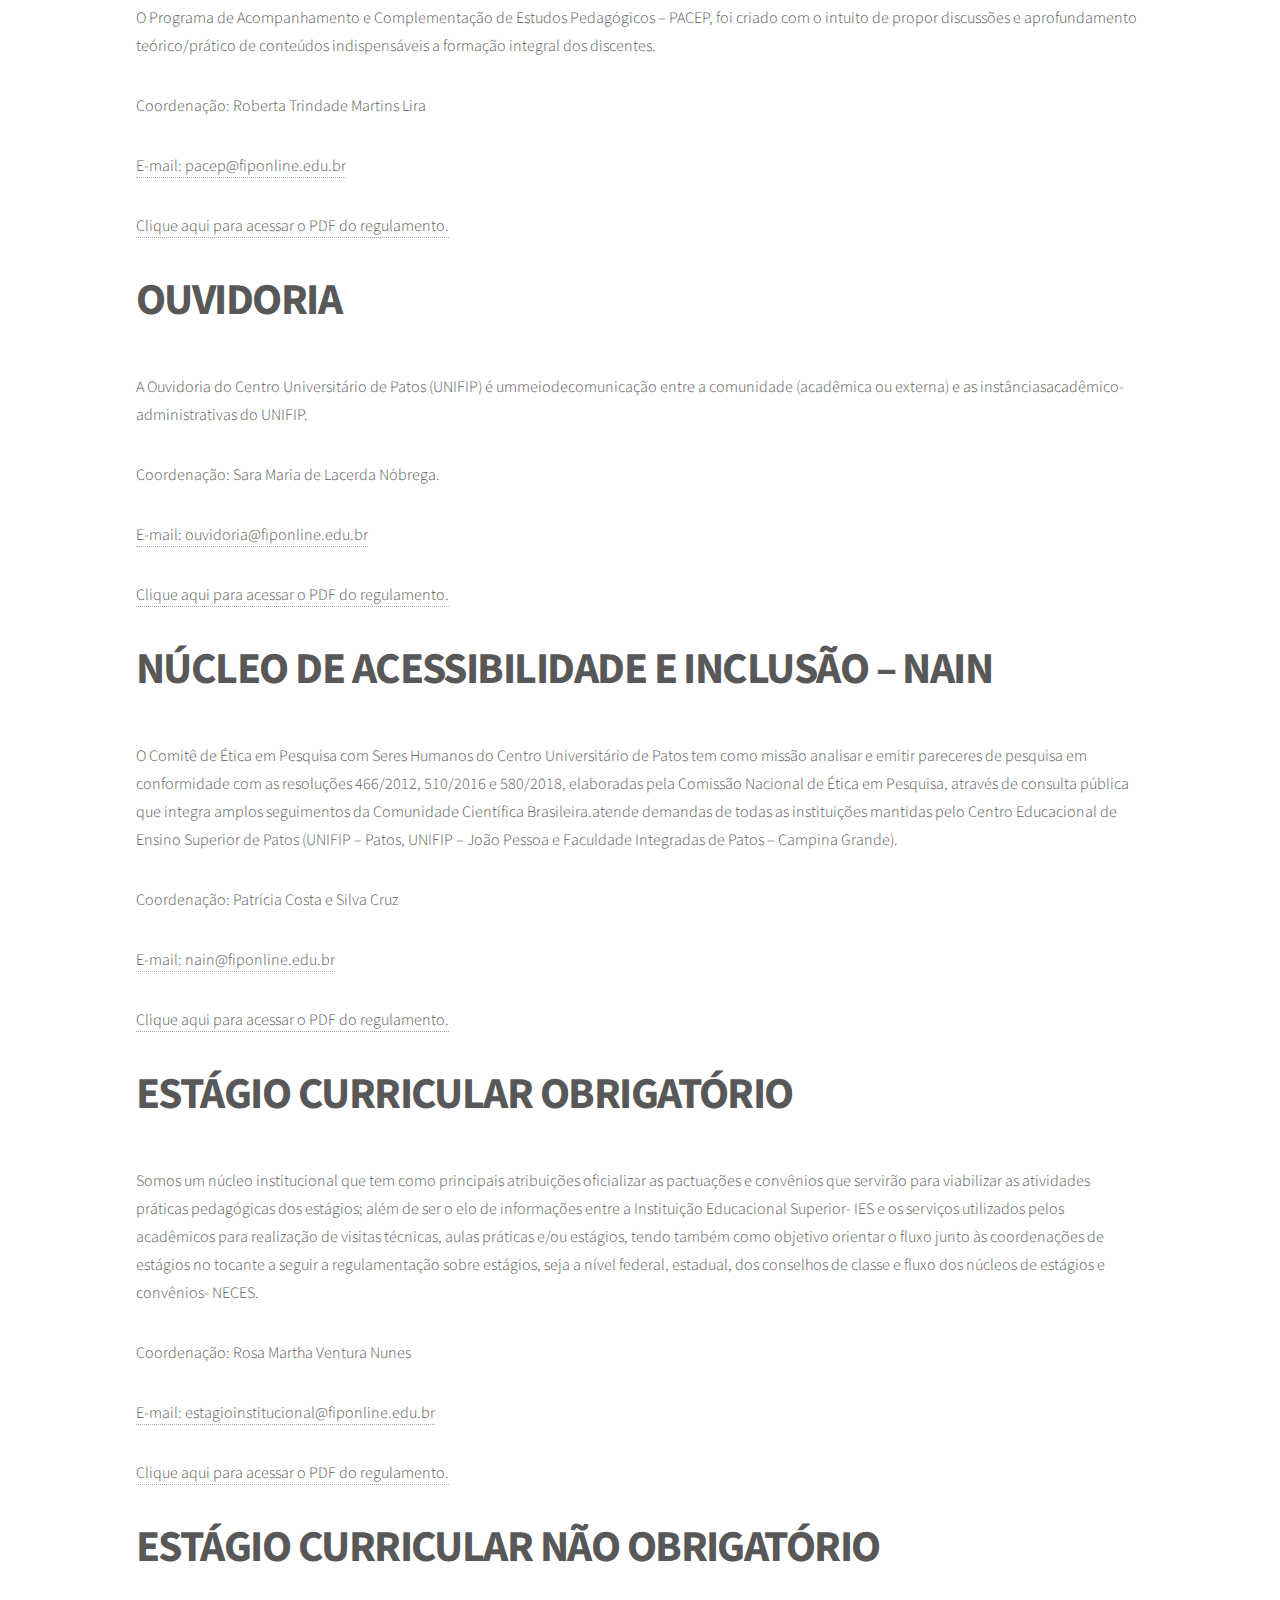
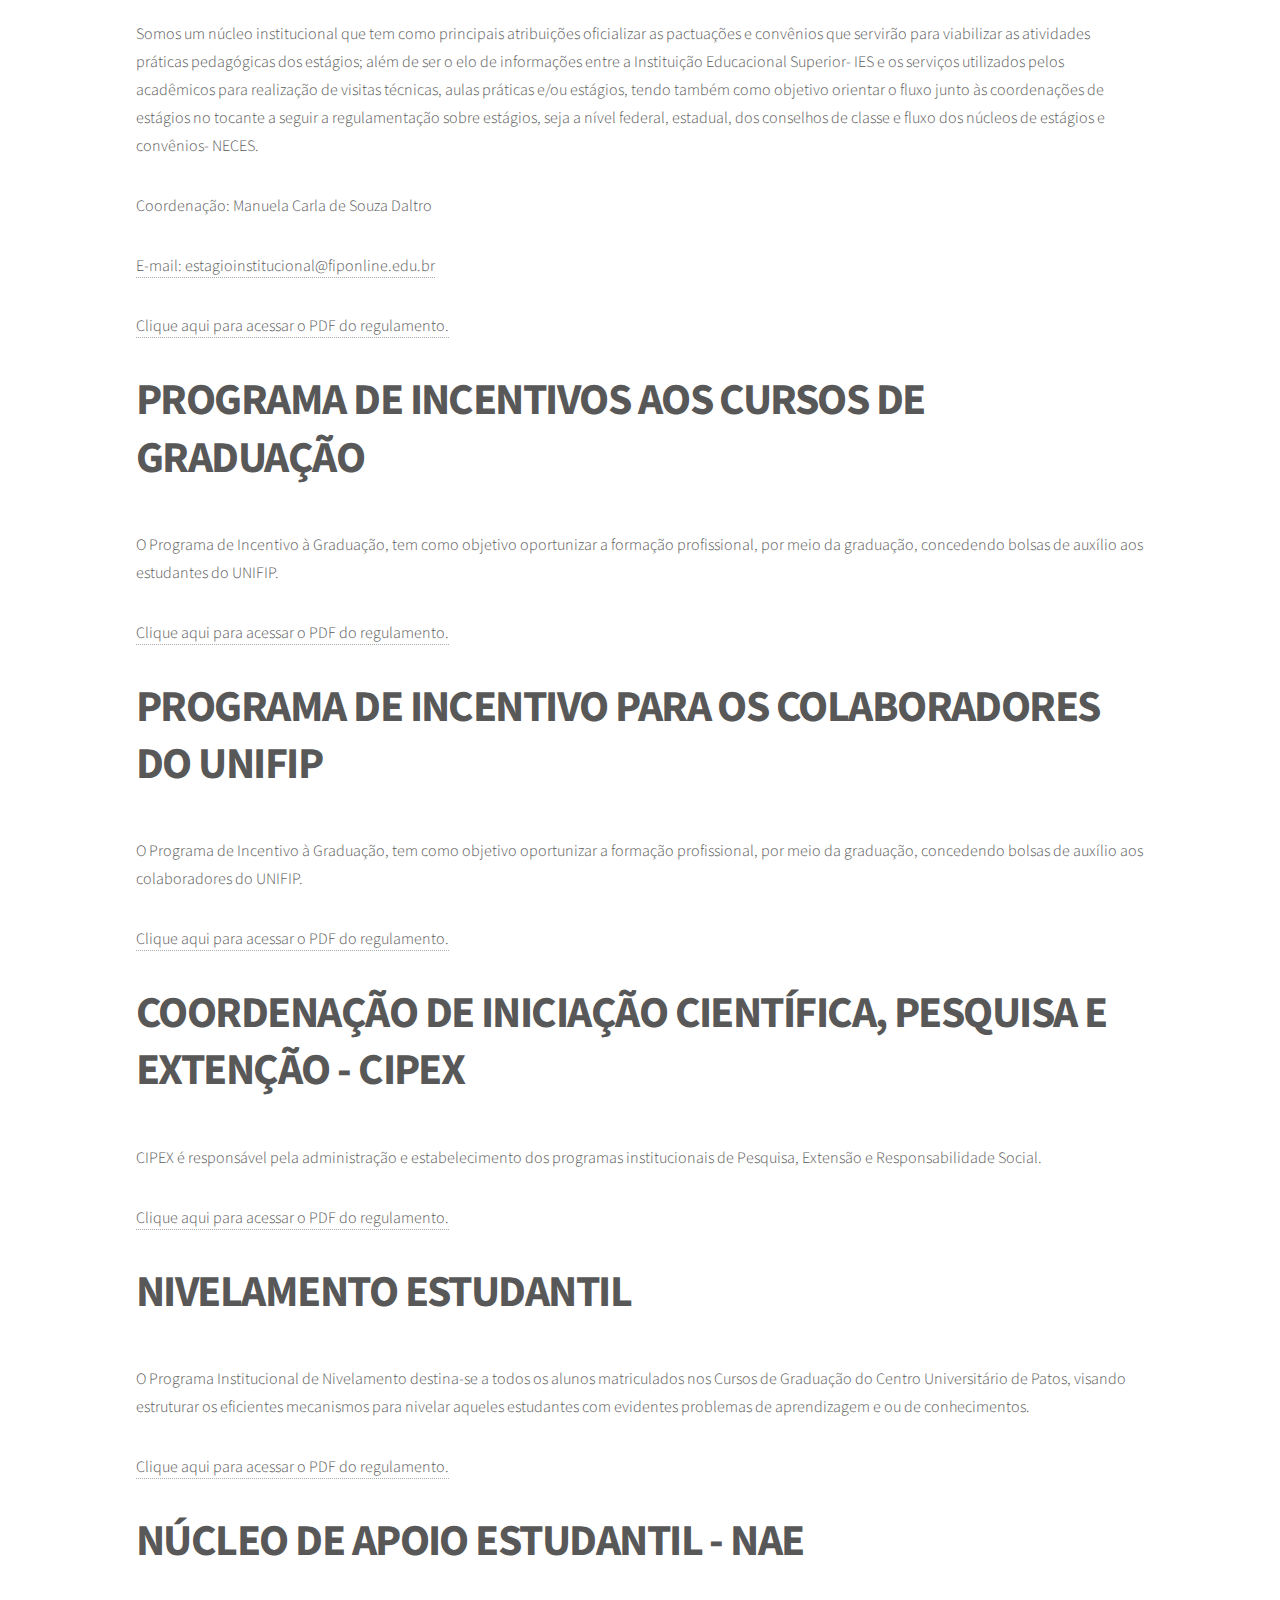
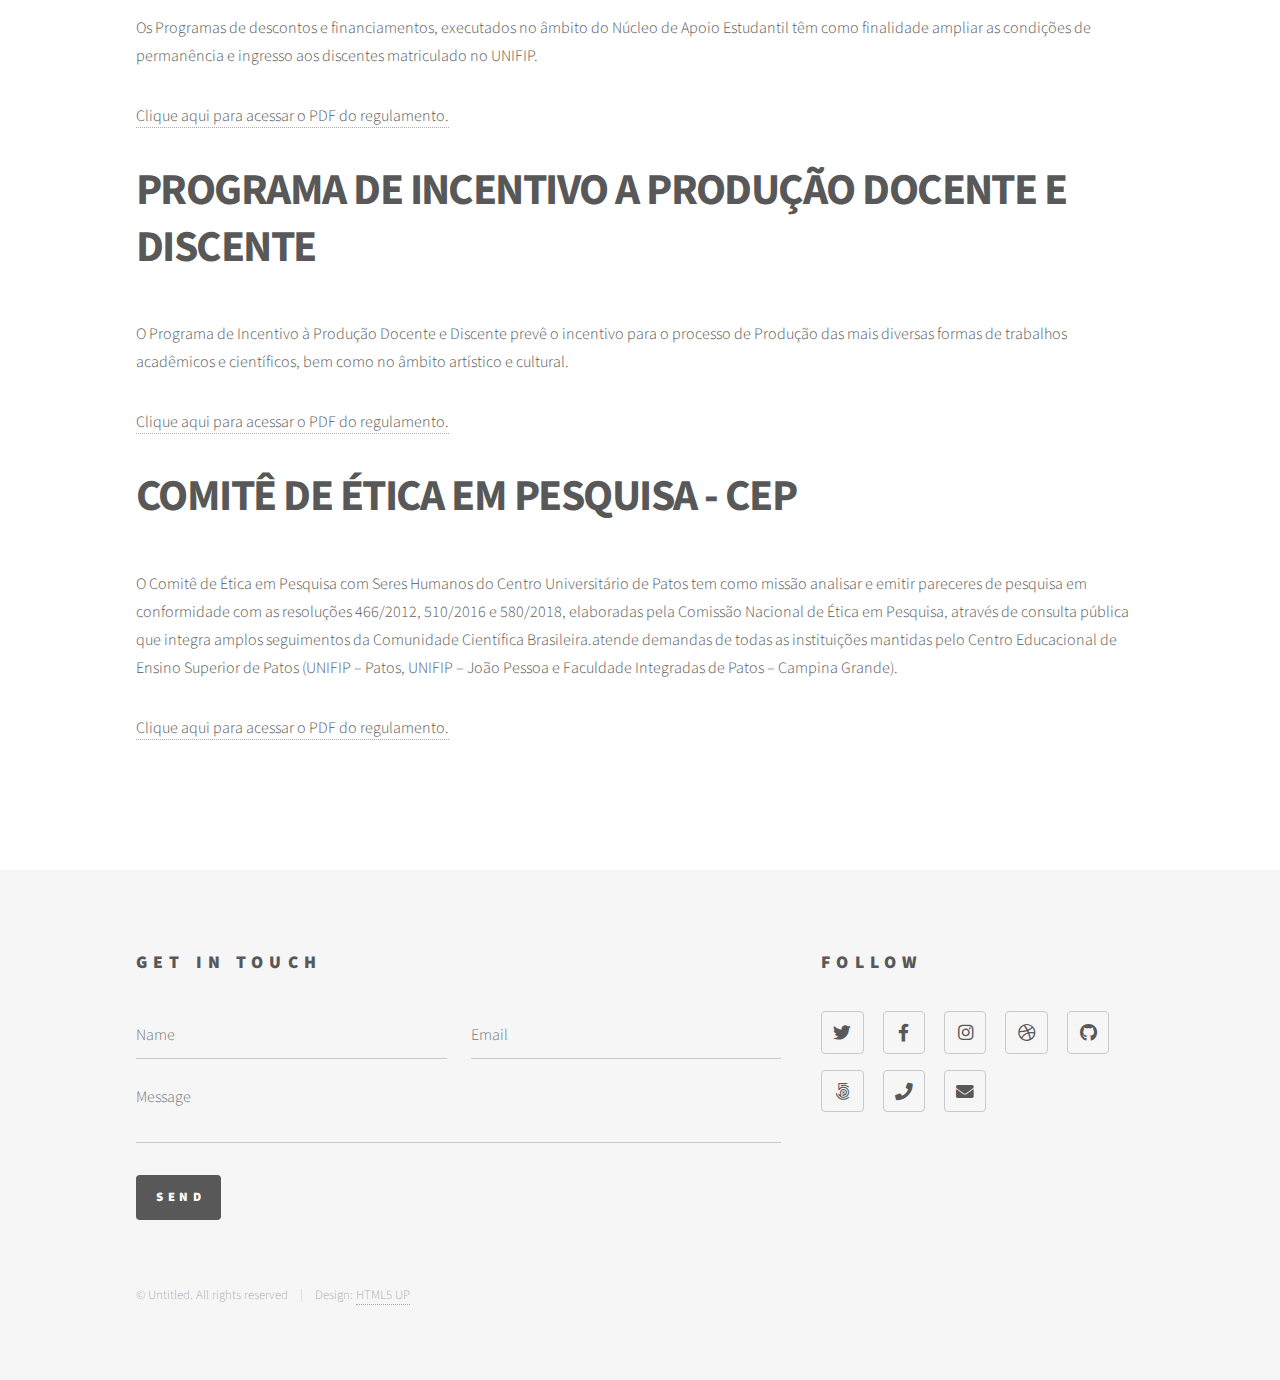
<file: generic.html>
<!DOCTYPE HTML>
<!--
	Phantom by HTML5 UP
	html5up.net | @ajlkn
	Free for personal and commercial use under the CCA 3.0 license (html5up.net/license)
-->
<html>
	<head>
		<title>Generic - Phantom by HTML5 UP</title>
		<meta charset="utf-8" />
		<meta name="viewport" content="width=device-width, initial-scale=1, user-scalable=no" />
		<link rel="stylesheet" href="assets/css/main.css" />
		<noscript><link rel="stylesheet" href="assets/css/noscript.css" /></noscript>
	</head>
	<body class="is-preload">
		<!-- Wrapper -->
			<div id="wrapper">

				<!-- Header -->
					<header id="header">
						<div class="inner">

							<!-- Logo -->
								<a href="index.html" class="logo">
									<span class="symbol"><img src="images/Logo_Redondo_UNIFIP.png" alt="" /></span><span class="title">CENTRO UNIVERSITÁRIO DE PATOS</span>
								</a>

							<!-- Nav -->
								<nav>
									<ul>
										<li><a href="#menu">Menu</a></li>
									</ul>
								</nav>

						</div>
					</header>

				<!-- Menu -->
					<nav id="menu">
						<h2>Menu</h2>
						<ul>
							<li><a href="index.html">Home</a></li>
							<li><a href="generic.html">Ipsum veroeros</a></li>
							<li><a href="generic.html">Tempus etiam</a></li>
							<li><a href="generic.html">Consequat dolor</a></li>
							<li><a href="elements.html">Elements</a></li>
						</ul>
					</nav>

				<!-- Main -->
					<div id="main">
						<div class="inner">
						<!--<h1>AQUI VOCÊ TERÁ ACESSO A TODOS OS REGULAMENTOS INSTITUCIONAIS</h1>-->
							<span class="image main"><img src="images/Regulamentos institucionais.png" alt="" /></span>
							<!--<p>Donec eget ex magna. Interdum et malesuada fames ac ante ipsum primis in faucibus. Pellentesque venenatis dolor imperdiet dolor mattis sagittis. Praesent rutrum sem diam, vitae egestas enim auctor sit amet. Pellentesque leo mauris, consectetur id ipsum sit amet, fergiat. Pellentesque in mi eu massa lacinia malesuada et a elit. Donec urna ex, lacinia in purus ac, pretium pulvinar mauris. Curabitur sapien risus, commodo eget turpis at, elementum convallis elit. Pellentesque enim turpis, hendrerit tristique.</p>
							<p>Lorem ipsum dolor sit amet, consectetur adipiscing elit. Duis dapibus rutrum facilisis. Class aptent taciti sociosqu ad litora torquent per conubia nostra, per inceptos himenaeos. Etiam tristique libero eu nibh porttitor fermentum. Nullam venenatis erat id vehicula viverra. Nunc ultrices eros ut ultricies condimentum. Mauris risus lacus, blandit sit amet venenatis non, bibendum vitae dolor. Nunc lorem mauris, fringilla in aliquam at, euismod in lectus. Pellentesque habitant morbi tristique senectus et netus et malesuada fames ac turpis egestas. In non lorem sit amet elit placerat maximus. Pellentesque aliquam maximus risus, vel venenatis mauris vehicula hendrerit.</p>
							<p>Interdum et malesuada fames ac ante ipsum primis in faucibus. Pellentesque venenatis dolor imperdiet dolor mattis sagittis. Praesent rutrum sem diam, vitae egestas enim auctor sit amet. Pellentesque leo mauris, consectetur id ipsum sit amet, fersapien risus, commodo eget turpis at, elementum convallis elit. Pellentesque enim turpis, hendrerit tristique lorem ipsum dolor.</p>-->
							<h1>NÚCLEO DE PESQUISA E EXTENSÃO - COOPEX</h1>

							<p>	O Núcleo de Pesquisa e Extensão - COOPEX tem a finalidade de promover Ensino, Pesquisa, Extensão e Iniciação Científica beneficiando a comunidade acadêmica e comunidade em geral. Portanto, os projetos da COOPEX envolvem os docentes e discentes do UNIFIP - João Pessoa, estimulando-os à produção e publicação de textos científicos, desenvolvendo um relevante papel social.</p>
							<p>Coordenação: Flávio Franklin</p>
							<p><a href="mailto:coopex@fiponline.edu.br?subject=Questions&body= Descreva para nós os seus questionamentos." title="" >E-mail: coopex@fiponline.edu.br</a></p>
							<p><a href="https://drive.google.com/file/d/1FCQL7zSbR2qEWV3bAgYo6lwLQF0sm3vP/view?usp=sharing">Clique aqui para acessar o PDF do regulamento.</a></p>
								
							<h1>PROGRAMA DE ACOMPANHAMENTO DE EGRESSOS-PROAEG</h1>

							<p>O Programa de Acompanhamento de Egressos do UNIFIP tem como objetivo geral promover o acompanhamento dos alunos(as) diplomados(as) durante um  período de dois anos, procurando oferecer oportunidades de aperfeiçoamento e de inserção no mercado de trabalho.</p>
							<p>	Coordenação: Tayana Palmeira</p>
							<p><a href="mailto:proaeg@fiponline.edu.br?subject=Questions&body= Descreva para nós os seus questionamentos." title="" >E-mail: proaeg@fiponline.edu.br</a></p>
							<p><a href="https://drive.google.com/file/d/1ZJnDCQxOF9wHYd-tGqLTI9hE7i9OY4Zm/view?usp=sharing">Clique aqui para acessar o PDF do regulamento.</a></p>
							
							<h1>PROGRAMA DE ACOMPANHAMENTO E COMPLEMENTAÇÃO DE ESTUDOS PEDAGÓGICOS – PACEP</h1>

							<p>O Programa de Acompanhamento e Complementação de Estudos Pedagógicos – PACEP, foi
								criado com o intuito de propor discussões e aprofundamento teórico/prático de conteúdos indispensáveis a
								formação integral dos discentes.</p>
							<p>	Coordenação: Roberta Trindade Martins Lira</p>
							<p><a href="mailto:pacep@fiponline.edu.br?subject=Questions&body= Descreva para nós os seus questionamentos." title="" >E-mail: pacep@fiponline.edu.br</a></p>
							<p><a href="https://drive.google.com/file/d/1KZcR8kfbCgJZNJbvL9bD8qKw6mSfHo0P/view?usp=sharing">Clique aqui para acessar o PDF do regulamento.</a></p>	

							<h1>OUVIDORIA</h1>

							<p>A Ouvidoria do Centro Universitário de Patos (UNIFIP) é ummeiodecomunicação entre a comunidade (acadêmica ou externa) e as instânciasacadêmico-administrativas do UNIFIP.</p>
							<p>	Coordenação: Sara Maria de Lacerda Nóbrega.</p>
							<p><a href="mailto:ouvidoria@fiponline.edu.br?subject=Questions&body= Descreva para nós os seus questionamentos." title="" >E-mail: ouvidoria@fiponline.edu.br</a></p>
							<p><a href="https://drive.google.com/file/d/16gsMXTk41iR-__aiERZBwBZzNV5mgvQn/view?usp=sharing">Clique aqui para acessar o PDF do regulamento.</a></p>	

							<h1>NÚCLEO DE ACESSIBILIDADE E INCLUSÃO – NAIN</h1>

							<p> O Comitê de Ética em Pesquisa com Seres Humanos do Centro Universitário de Patos tem como missão analisar e emitir pareceres de pesquisa em conformidade com as resoluções 466/2012, 510/2016 e 580/2018, elaboradas pela Comissão Nacional de Ética em Pesquisa, através de consulta pública que integra amplos seguimentos da Comunidade Científica Brasileira.atende demandas de todas as instituições mantidas pelo Centro Educacional de Ensino Superior de Patos (UNIFIP – Patos, UNIFIP – João Pessoa e Faculdade Integradas de Patos – Campina Grande).</p>
							<p>	Coordenação: Patrícia Costa e Silva Cruz</p>
							<p><a href="mailto: nain@fiponline.edu.br?subject=Questions&body= Descreva para nós os seus questionamentos." title="" >E-mail: nain@fiponline.edu.br</a></p>
							<p><a href="https://drive.google.com/file/d/1l60pP2_vLs4fCR3THViSRB_KpueAXJFu/view?usp=sharing">Clique aqui para acessar o PDF do regulamento.</a></p>	

							<h1>ESTÁGIO CURRICULAR OBRIGATÓRIO</h1>

							<p> Somos um  núcleo institucional que tem como principais atribuições oficializar as pactuações e convênios que servirão  para viabilizar as atividades práticas pedagógicas dos estágios; além de ser o elo de informações entre a Instituição Educacional Superior- IES e os serviços utilizados pelos acadêmicos para realização de visitas técnicas, aulas práticas e/ou estágios, tendo também como objetivo orientar o fluxo junto às coordenações de estágios no tocante a seguir a regulamentação sobre estágios, seja a nível federal, estadual, dos conselhos de classe e fluxo dos núcleos de estágios e convênios- NECES.</p>
							<p>	Coordenação: Rosa Martha Ventura Nunes</p>
							<p><a href="mailto:estagioinstitucional@fiponline.edu.br?subject=Questions&body= Descreva para nós os seus questionamentos." title="" >E-mail: estagioinstitucional@fiponline.edu.br</a></p>
							<p><a href="https://drive.google.com/file/d/1zrLJYlDleiBQDKPtIJIycTKfrRpq2iMP/view?usp=sharing">Clique aqui para acessar o PDF do regulamento.</a></p>	

							<h1>ESTÁGIO CURRICULAR NÃO OBRIGATÓRIO</h1>

							<p> Somos um  núcleo institucional que tem como principais atribuições oficializar as pactuações e convênios que servirão  para viabilizar as atividades práticas pedagógicas dos estágios; além de ser o elo de informações entre a Instituição Educacional Superior- IES e os serviços utilizados pelos acadêmicos para realização de visitas técnicas, aulas práticas e/ou estágios, tendo também como objetivo orientar o fluxo junto às coordenações de estágios no tocante a seguir a regulamentação sobre estágios, seja a nível federal, estadual, dos conselhos de classe e fluxo dos núcleos de estágios e convênios- NECES.</p>
							<p>	Coordenação: Manuela Carla de Souza Daltro</p>
							<p><a href="mailto:estagioinstitucional@fiponline.edu.br?subject=Questions&body= Descreva para nós os seus questionamentos." title="" >E-mail: estagioinstitucional@fiponline.edu.br</a></p>
							<p><a href="https://drive.google.com/file/d/1CpHaoS0uAglgVSdUljXBTjs10OA3jpvb/view?usp=sharing">Clique aqui para acessar o PDF do regulamento.</a></p>	


							<h1>PROGRAMA DE INCENTIVOS AOS CURSOS DE GRADUAÇÃO</h1>

							<p> O Programa de Incentivo à Graduação, tem como objetivo oportunizar a formação profissional, por meio da graduação, concedendo bolsas de auxílio aos estudantes do UNIFIP.</p>
							<!--<p>	Coordenação: Flaubert Paiva</p>
							<p><a href="mailto:proaeg@fiponline.edu.br?subject=Questions&body= Descreva para nós os seus questionamentos." title="" >E-mail: coopex@fiponline.edu.br</a></p>-->
							<p><a href="https://drive.google.com/file/d/1suAYQSEQ0wwPqCiVDx9vVWEV7BRP2D4z/view?usp=sharing">Clique aqui para acessar o PDF do regulamento.</a></p>	

							<h1>PROGRAMA DE INCENTIVO PARA OS COLABORADORES DO UNIFIP</h1>

							<p> O Programa de Incentivo à Graduação, tem como objetivo oportunizar a formação profissional, por meio da graduação, concedendo bolsas de auxílio aos colaboradores do UNIFIP.</p>
							<!--<p>	Coordenação: Flaubert Paiva</p>
							<p><a href="mailto:proaeg@fiponline.edu.br?subject=Questions&body= Descreva para nós os seus questionamentos." title="" >E-mail: coopex@fiponline.edu.br</a></p>-->
							<p><a href="https://drive.google.com/file/d/1Su-KOX0lp4ZMny-lgp_JIMZXeqnYUObB/view?usp=sharing">Clique aqui para acessar o PDF do regulamento.</a></p>	

							<h1> COORDENAÇÃO DE INICIAÇÃO CIENTÍFICA, PESQUISA E EXTENÇÃO - CIPEX</h1>

							<p>CIPEX é responsável pela administração e estabelecimento dos programas institucionais de Pesquisa, Extensão e Responsabilidade Social.</p>
							<!--<p>	Coordenação: Flaubert Paiva</p>
							<p><a href="mailto:proaeg@fiponline.edu.br?subject=Questions&body= Descreva para nós os seus questionamentos." title="" >E-mail: coopex@fiponline.edu.br</a></p>-->
							<p><a href="https://drive.google.com/file/d/10zuSDG3DjnL0L8WN5oKU9bH1TXKN0hyj/view?usp=sharing">Clique aqui para acessar o PDF do regulamento.</a></p>	

							<h1>NIVELAMENTO ESTUDANTIL</h1>

							<p> O Programa Institucional de Nivelamento destina-se a todos os alunos matriculados nos
								Cursos de Graduação do Centro Universitário de Patos, visando estruturar os eficientes
								mecanismos para nivelar aqueles estudantes com evidentes problemas de aprendizagem e ou de
								conhecimentos.</p>
							<!--<p>	Coordenação: Flaubert Paiva</p>
							<p><a href="mailto:proaeg@fiponline.edu.br?subject=Questions&body= Descreva para nós os seus questionamentos." title="" >E-mail: coopex@fiponline.edu.br</a></p>-->
							<p><a href="https://drive.google.com/file/d/1w6J7iQzz02dpKkbLCuGJswwSJgZ4OQHb/view?usp=sharing">Clique aqui para acessar o PDF do regulamento.</a></p>	

							<h1>NÚCLEO DE APOIO ESTUDANTIL - NAE</h1>

							<p>Os Programas de descontos e financiamentos, executados no âmbito do Núcleo de Apoio Estudantil têm como finalidade ampliar as condições de permanência e ingresso aos discentes matriculado no UNIFIP.</p>
							<!--<p>	Coordenação: Flaubert Paiva</p>
							<p><a href="mailto:proaeg@fiponline.edu.br?subject=Questions&body= Descreva para nós os seus questionamentos." title="" >E-mail: coopex@fiponline.edu.br</a></p>-->
							<p><a href="https://drive.google.com/file/d/1pHOQ8IzpuRA1ogj2O7_Zrzi9sSvsPxpd/view?usp=sharing">Clique aqui para acessar o PDF do regulamento.</a></p>	

							<h1>PROGRAMA DE INCENTIVO A PRODUÇÃO DOCENTE E DISCENTE</h1>

							<p> O Programa de Incentivo à Produção Docente e Discente prevê o incentivo para o processo de Produção das mais diversas formas de
								trabalhos acadêmicos e científicos, bem como no âmbito artístico e cultural.</p>
							<!--<p>	Coordenação: Flaubert Paiva</p>
							<p><a href="mailto:proaeg@fiponline.edu.br?subject=Questions&body= Descreva para nós os seus questionamentos." title="" >E-mail: coopex@fiponline.edu.br</a></p>-->
							<p><a href="https://drive.google.com/file/d/1rPEp5KRuEbQd3mrFNAsph9XBbNalr74a/view?usp=sharing">Clique aqui para acessar o PDF do regulamento.</a></p>	

							<h1>COMITÊ DE ÉTICA EM PESQUISA - CEP</h1>

							<p> O Comitê de Ética em Pesquisa com Seres Humanos do Centro Universitário de Patos tem como missão analisar e emitir pareceres de pesquisa em conformidade com as resoluções 466/2012, 510/2016 e 580/2018, elaboradas pela Comissão Nacional de Ética em Pesquisa, através de consulta pública que integra amplos seguimentos da Comunidade Científica Brasileira.atende demandas de todas as instituições mantidas pelo Centro Educacional de Ensino Superior de Patos (UNIFIP – Patos, UNIFIP – João Pessoa e Faculdade Integradas de Patos – Campina Grande).</p>
							<!--<p>	Coordenação: Flaubert Paiva</p>
							<p><a href="mailto:proaeg@fiponline.edu.br?subject=Questions&body= Descreva para nós os seus questionamentos." title="" >E-mail: coopex@fiponline.edu.br</a></p>-->
							<p><a href="https://drive.google.com/file/d/1FCQL7zSbR2qEWV3bAgYo6lwLQF0sm3vP/view?usp=sharing">Clique aqui para acessar o PDF do regulamento.</a></p>	

						</div>
					</div>

				<!-- Footer -->
					<footer id="footer">
						<div class="inner">
							<section>
								<h2>Get in touch</h2>
								<form method="post" action="#">
									<div class="fields">
										<div class="field half">
											<input type="text" name="name" id="name" placeholder="Name" />
										</div>
										<div class="field half">
											<input type="email" name="email" id="email" placeholder="Email" />
										</div>
										<div class="field">
											<textarea name="message" id="message" placeholder="Message"></textarea>
										</div>
									</div>
									<ul class="actions">
										<li><input type="submit" value="Send" class="primary" /></li>
									</ul>
								</form>
							</section>
							<section>
								<h2>Follow</h2>
								<ul class="icons">
									<li><a href="#" class="icon brands style2 fa-twitter"><span class="label">Twitter</span></a></li>
									<li><a href="#" class="icon brands style2 fa-facebook-f"><span class="label">Facebook</span></a></li>
									<li><a href="#" class="icon brands style2 fa-instagram"><span class="label">Instagram</span></a></li>
									<li><a href="#" class="icon brands style2 fa-dribbble"><span class="label">Dribbble</span></a></li>
									<li><a href="#" class="icon brands style2 fa-github"><span class="label">GitHub</span></a></li>
									<li><a href="#" class="icon brands style2 fa-500px"><span class="label">500px</span></a></li>
									<li><a href="#" class="icon solid style2 fa-phone"><span class="label">Phone</span></a></li>
									<li><a href="#" class="icon solid style2 fa-envelope"><span class="label">Email</span></a></li>
								</ul>
							</section>
							<ul class="copyright">
								<li>&copy; Untitled. All rights reserved</li><li>Design: <a href="http://html5up.net">HTML5 UP</a></li>
							</ul>
						</div>
					</footer>

			</div>

		<!-- Scripts -->
			<script src="assets/js/jquery.min.js"></script>
			<script src="assets/js/browser.min.js"></script>
			<script src="assets/js/breakpoints.min.js"></script>
			<script src="assets/js/util.js"></script>
			<script src="assets/js/main.js"></script>

	</body>
</html>
</file>
<file: assets/css/noscript.css>
/*
	Phantom by HTML5 UP
	html5up.net | @ajlkn
	Free for personal and commercial use under the CCA 3.0 license (html5up.net/license)
*/

/* Tiles */

	body.is-preload .tiles article {
		-moz-transform: none;
		-webkit-transform: none;
		-ms-transform: none;
		transform: none;
		opacity: 1;
	}
</file>
<file: assets/css/main.css>
@import url(fontawesome-all.min.css);
@import url("https://fonts.googleapis.com/css?family=Source+Sans+Pro:300,700,900");

/*
	Phantom by HTML5 UP
	html5up.net | @ajlkn
	Free for personal and commercial use under the CCA 3.0 license (html5up.net/license)
*/

html, body, div, span, applet, object,
iframe, h1, h2, h3, h4, h5, h6, p, blockquote,
pre, a, abbr, acronym, address, big, cite,
code, del, dfn, em, img, ins, kbd, q, s, samp,
small, strike, strong, sub, sup, tt, var, b,
u, i, center, dl, dt, dd, ol, ul, li, fieldset,
form, label, legend, table, caption, tbody,
tfoot, thead, tr, th, td, article, aside,
canvas, details, embed, figure, figcaption,
footer, header, hgroup, menu, nav, output, ruby,
section, summary, time, mark, audio, video {
	margin: 0;
	padding: 0;
	border: 0;
	font-size: 100%;
	font: inherit;
	vertical-align: baseline;}

article, aside, details, figcaption, figure,
footer, header, hgroup, menu, nav, section {
	display: block;}

body {
	line-height: 1;
}

ol, ul {
	list-style: none;
}

blockquote, q {
	quotes: none;
}

	blockquote:before, blockquote:after, q:before, q:after {
		content: '';
		content: none;
	}

table {
	border-collapse: collapse;
	border-spacing: 0;
}

body {
	-webkit-text-size-adjust: none;
}

mark {
	background-color: transparent;
	color: inherit;
}

input::-moz-focus-inner {
	border: 0;
	padding: 0;
}

input, select, textarea {
	-moz-appearance: none;
	-webkit-appearance: none;
	-ms-appearance: none;
	appearance: none;
}

/* Basic */

	@-ms-viewport {
		width: device-width;
	}

	body {
		-ms-overflow-style: scrollbar;
	}

	@media screen and (max-width: 480px) {

		html, body {
			min-width: 320px;
		}

	}

	html {
		box-sizing: border-box;
	}

	*, *:before, *:after {
		box-sizing: inherit;
	}

	body {
		background: #ffffff;
	}

		body.is-preload *, body.is-preload *:before, body.is-preload *:after {
			-moz-animation: none !important;
			-webkit-animation: none !important;
			-ms-animation: none !important;
			animation: none !important;
			-moz-transition: none !important;
			-webkit-transition: none !important;
			-ms-transition: none !important;
			transition: none !important;
		}

/* Type */

	body, input, select, textarea {
		color: #585858;
		font-family: "Source Sans Pro", Helvetica, sans-serif;
		font-size: 16pt;
		font-weight: 300;
		line-height: 1.75;
	}

		@media screen and (max-width: 1680px) {

			body, input, select, textarea {
				font-size: 14pt;
			}

		}

		@media screen and (max-width: 1280px) {

			body, input, select, textarea {
				font-size: 12pt;
			}

		}

	a {
		-moz-transition: border-bottom-color 0.2s ease, color 0.2s ease;
		-webkit-transition: border-bottom-color 0.2s ease, color 0.2s ease;
		-ms-transition: border-bottom-color 0.2s ease, color 0.2s ease;
		transition: border-bottom-color 0.2s ease, color 0.2s ease;
		text-decoration: none;
		color: #585858;
		border-bottom: dotted 1px rgba(88, 88, 88, 0.5);
	}

		a:hover {
			border-bottom-color: transparent;
			color: #f2849e !important;
		}

	strong, b {
		font-weight: 900;
	}

	em, i {
		font-style: italic;
	}

	p {
		margin: 0 0 2em 0;
	}

	h1 {
		font-size: 2.75em;
		font-weight: 700;
		line-height: 1.3;
		margin: 0 0 1em 0;
		letter-spacing: -0.035em;
	}

		h1 a {
			color: inherit;
		}

		@media screen and (max-width: 736px) {

			h1 {
				font-size: 2em;
				margin: 0 0 1em 0;
			}

		}

		@media screen and (max-width: 360px) {

			h1 {
				font-size: 1.75em;
			}

		}

	h2, h3, h4, h5, h6 {
		font-weight: 900;
		line-height: 1.5;
		margin: 0 0 2em 0;
		text-transform: uppercase;
		letter-spacing: 0.35em;
	}

		h2 a, h3 a, h4 a, h5 a, h6 a {
			color: inherit;
		}

	h2 {
		font-size: 1.1em;
	}

	h3 {
		font-size: 1em;
	}

	h4 {
		font-size: 0.8em;
	}

	h5 {
		font-size: 0.8em;
	}

	h6 {
		font-size: 0.8em;
	}

	@media screen and (max-width: 980px) {

		h1 br, h2 br, h3 br, h4 br, h5 br, h6 br {
			display: none;
		}

	}

	@media screen and (max-width: 736px) {

		h2 {
			font-size: 1em;
		}

		h3 {
			font-size: 0.8em;
		}

	}

	sub {
		font-size: 0.8em;
		position: relative;
		top: 0.5em;
	}

	sup {
		font-size: 0.8em;
		position: relative;
		top: -0.5em;
	}

	blockquote {
		border-left: solid 4px #c9c9c9;
		font-style: italic;
		margin: 0 0 2em 0;
		padding: 0.5em 0 0.5em 2em;
	}

	code {
		background: rgba(144, 144, 144, 0.075);
		border-radius: 4px;
		border: solid 1px #c9c9c9;
		font-family: "Courier New", monospace;
		font-size: 0.9em;
		margin: 0 0.25em;
		padding: 0.25em 0.65em;
	}

	pre {
		-webkit-overflow-scrolling: touch;
		font-family: "Courier New", monospace;
		font-size: 0.9em;
		margin: 0 0 2em 0;
	}

		pre code {
			display: block;
			line-height: 1.75;
			padding: 1em 1.5em;
			overflow-x: auto;
		}

	hr {
		border: 0;
		border-bottom: solid 1px #c9c9c9;
		margin: 2em 0;
	}

		hr.major {
			margin: 3em 0;
		}

	.align-left {
		text-align: left;
	}

	.align-center {
		text-align: center;
	}

	.align-right {
		text-align: right;
	}

/* Row */

	.row {
		display: flex;
		flex-wrap: wrap;
		box-sizing: border-box;
		align-items: stretch;
	}

		.row > * {
			box-sizing: border-box;
		}

		.row.gtr-uniform > * > :last-child {
			margin-bottom: 0;
		}

		.row.aln-left {
			justify-content: flex-start;
		}

		.row.aln-center {
			justify-content: center;
		}

		.row.aln-right {
			justify-content: flex-end;
		}

		.row.aln-top {
			align-items: flex-start;
		}

		.row.aln-middle {
			align-items: center;
		}

		.row.aln-bottom {
			align-items: flex-end;
		}

		.row > .imp {
			order: -1;
		}

		.row > .col-1 {
			width: 8.33333%;
		}

		.row > .off-1 {
			margin-left: 8.33333%;
		}

		.row > .col-2 {
			width: 16.66667%;
		}

		.row > .off-2 {
			margin-left: 16.66667%;
		}

		.row > .col-3 {
			width: 25%;
		}

		.row > .off-3 {
			margin-left: 25%;
		}

		.row > .col-4 {
			width: 33.33333%;
		}

		.row > .off-4 {
			margin-left: 33.33333%;
		}

		.row > .col-5 {
			width: 41.66667%;
		}

		.row > .off-5 {
			margin-left: 41.66667%;
		}

		.row > .col-6 {
			width: 50%;
		}

		.row > .off-6 {
			margin-left: 50%;
		}

		.row > .col-7 {
			width: 58.33333%;
		}

		.row > .off-7 {
			margin-left: 58.33333%;
		}

		.row > .col-8 {
			width: 66.66667%;
		}

		.row > .off-8 {
			margin-left: 66.66667%;
		}

		.row > .col-9 {
			width: 75%;
		}

		.row > .off-9 {
			margin-left: 75%;
		}

		.row > .col-10 {
			width: 83.33333%;
		}

		.row > .off-10 {
			margin-left: 83.33333%;
		}

		.row > .col-11 {
			width: 91.66667%;
		}

		.row > .off-11 {
			margin-left: 91.66667%;
		}

		.row > .col-12 {
			width: 100%;
		}

		.row > .off-12 {
			margin-left: 100%;
		}

		.row.gtr-0 {
			margin-top: 0;
			margin-left: 0em;
		}

			.row.gtr-0 > * {
				padding: 0 0 0 0em;
			}

			.row.gtr-0.gtr-uniform {
				margin-top: 0em;
			}

				.row.gtr-0.gtr-uniform > * {
					padding-top: 0em;
				}

		.row.gtr-25 {
			margin-top: 0;
			margin-left: -0.5em;
		}

			.row.gtr-25 > * {
				padding: 0 0 0 0.5em;
			}

			.row.gtr-25.gtr-uniform {
				margin-top: -0.5em;
			}

				.row.gtr-25.gtr-uniform > * {
					padding-top: 0.5em;
				}

		.row.gtr-50 {
			margin-top: 0;
			margin-left: -1em;
		}

			.row.gtr-50 > * {
				padding: 0 0 0 1em;
			}

			.row.gtr-50.gtr-uniform {
				margin-top: -1em;
			}

				.row.gtr-50.gtr-uniform > * {
					padding-top: 1em;
				}

		.row {
			margin-top: 0;
			margin-left: -2em;
		}

			.row > * {
				padding: 0 0 0 2em;
			}

			.row.gtr-uniform {
				margin-top: -2em;
			}

				.row.gtr-uniform > * {
					padding-top: 2em;
				}

		.row.gtr-150 {
			margin-top: 0;
			margin-left: -3em;
		}

			.row.gtr-150 > * {
				padding: 0 0 0 3em;
			}

			.row.gtr-150.gtr-uniform {
				margin-top: -3em;
			}

				.row.gtr-150.gtr-uniform > * {
					padding-top: 3em;
				}

		.row.gtr-200 {
			margin-top: 0;
			margin-left: -4em;
		}

			.row.gtr-200 > * {
				padding: 0 0 0 4em;
			}

			.row.gtr-200.gtr-uniform {
				margin-top: -4em;
			}

				.row.gtr-200.gtr-uniform > * {
					padding-top: 4em;
				}

		@media screen and (max-width: 1680px) {

			.row {
				display: flex;
				flex-wrap: wrap;
				box-sizing: border-box;
				align-items: stretch;
			}

				.row > * {
					box-sizing: border-box;
				}

				.row.gtr-uniform > * > :last-child {
					margin-bottom: 0;
				}

				.row.aln-left {
					justify-content: flex-start;
				}

				.row.aln-center {
					justify-content: center;
				}

				.row.aln-right {
					justify-content: flex-end;
				}

				.row.aln-top {
					align-items: flex-start;
				}

				.row.aln-middle {
					align-items: center;
				}

				.row.aln-bottom {
					align-items: flex-end;
				}

				.row > .imp-xlarge {
					order: -1;
				}

				.row > .col-1-xlarge {
					width: 8.33333%;
				}

				.row > .off-1-xlarge {
					margin-left: 8.33333%;
				}

				.row > .col-2-xlarge {
					width: 16.66667%;
				}

				.row > .off-2-xlarge {
					margin-left: 16.66667%;
				}

				.row > .col-3-xlarge {
					width: 25%;
				}

				.row > .off-3-xlarge {
					margin-left: 25%;
				}

				.row > .col-4-xlarge {
					width: 33.33333%;
				}

				.row > .off-4-xlarge {
					margin-left: 33.33333%;
				}

				.row > .col-5-xlarge {
					width: 41.66667%;
				}

				.row > .off-5-xlarge {
					margin-left: 41.66667%;
				}

				.row > .col-6-xlarge {
					width: 50%;
				}

				.row > .off-6-xlarge {
					margin-left: 50%;
				}

				.row > .col-7-xlarge {
					width: 58.33333%;
				}

				.row > .off-7-xlarge {
					margin-left: 58.33333%;
				}

				.row > .col-8-xlarge {
					width: 66.66667%;
				}

				.row > .off-8-xlarge {
					margin-left: 66.66667%;
				}

				.row > .col-9-xlarge {
					width: 75%;
				}

				.row > .off-9-xlarge {
					margin-left: 75%;
				}

				.row > .col-10-xlarge {
					width: 83.33333%;
				}

				.row > .off-10-xlarge {
					margin-left: 83.33333%;
				}

				.row > .col-11-xlarge {
					width: 91.66667%;
				}

				.row > .off-11-xlarge {
					margin-left: 91.66667%;
				}

				.row > .col-12-xlarge {
					width: 100%;
				}

				.row > .off-12-xlarge {
					margin-left: 100%;
				}

				.row.gtr-0 {
					margin-top: 0;
					margin-left: 0em;
				}

					.row.gtr-0 > * {
						padding: 0 0 0 0em;
					}

					.row.gtr-0.gtr-uniform {
						margin-top: 0em;
					}

						.row.gtr-0.gtr-uniform > * {
							padding-top: 0em;
						}

				.row.gtr-25 {
					margin-top: 0;
					margin-left: -0.5em;
				}

					.row.gtr-25 > * {
						padding: 0 0 0 0.5em;
					}

					.row.gtr-25.gtr-uniform {
						margin-top: -0.5em;
					}

						.row.gtr-25.gtr-uniform > * {
							padding-top: 0.5em;
						}

				.row.gtr-50 {
					margin-top: 0;
					margin-left: -1em;
				}

					.row.gtr-50 > * {
						padding: 0 0 0 1em;
					}

					.row.gtr-50.gtr-uniform {
						margin-top: -1em;
					}

						.row.gtr-50.gtr-uniform > * {
							padding-top: 1em;
						}

				.row {
					margin-top: 0;
					margin-left: -2em;
				}

					.row > * {
						padding: 0 0 0 2em;
					}

					.row.gtr-uniform {
						margin-top: -2em;
					}

						.row.gtr-uniform > * {
							padding-top: 2em;
						}

				.row.gtr-150 {
					margin-top: 0;
					margin-left: -3em;
				}

					.row.gtr-150 > * {
						padding: 0 0 0 3em;
					}

					.row.gtr-150.gtr-uniform {
						margin-top: -3em;
					}

						.row.gtr-150.gtr-uniform > * {
							padding-top: 3em;
						}

				.row.gtr-200 {
					margin-top: 0;
					margin-left: -4em;
				}

					.row.gtr-200 > * {
						padding: 0 0 0 4em;
					}

					.row.gtr-200.gtr-uniform {
						margin-top: -4em;
					}

						.row.gtr-200.gtr-uniform > * {
							padding-top: 4em;
						}

		}

		@media screen and (max-width: 1280px) {

			.row {
				display: flex;
				flex-wrap: wrap;
				box-sizing: border-box;
				align-items: stretch;
			}

				.row > * {
					box-sizing: border-box;
				}

				.row.gtr-uniform > * > :last-child {
					margin-bottom: 0;
				}

				.row.aln-left {
					justify-content: flex-start;
				}

				.row.aln-center {
					justify-content: center;
				}

				.row.aln-right {
					justify-content: flex-end;
				}

				.row.aln-top {
					align-items: flex-start;
				}

				.row.aln-middle {
					align-items: center;
				}

				.row.aln-bottom {
					align-items: flex-end;
				}

				.row > .imp-large {
					order: -1;
				}

				.row > .col-1-large {
					width: 8.33333%;
				}

				.row > .off-1-large {
					margin-left: 8.33333%;
				}

				.row > .col-2-large {
					width: 16.66667%;
				}

				.row > .off-2-large {
					margin-left: 16.66667%;
				}

				.row > .col-3-large {
					width: 25%;
				}

				.row > .off-3-large {
					margin-left: 25%;
				}

				.row > .col-4-large {
					width: 33.33333%;
				}

				.row > .off-4-large {
					margin-left: 33.33333%;
				}

				.row > .col-5-large {
					width: 41.66667%;
				}

				.row > .off-5-large {
					margin-left: 41.66667%;
				}

				.row > .col-6-large {
					width: 50%;
				}

				.row > .off-6-large {
					margin-left: 50%;
				}

				.row > .col-7-large {
					width: 58.33333%;
				}

				.row > .off-7-large {
					margin-left: 58.33333%;
				}

				.row > .col-8-large {
					width: 66.66667%;
				}

				.row > .off-8-large {
					margin-left: 66.66667%;
				}

				.row > .col-9-large {
					width: 75%;
				}

				.row > .off-9-large {
					margin-left: 75%;
				}

				.row > .col-10-large {
					width: 83.33333%;
				}

				.row > .off-10-large {
					margin-left: 83.33333%;
				}

				.row > .col-11-large {
					width: 91.66667%;
				}

				.row > .off-11-large {
					margin-left: 91.66667%;
				}

				.row > .col-12-large {
					width: 100%;
				}

				.row > .off-12-large {
					margin-left: 100%;
				}

				.row.gtr-0 {
					margin-top: 0;
					margin-left: 0em;
				}

					.row.gtr-0 > * {
						padding: 0 0 0 0em;
					}

					.row.gtr-0.gtr-uniform {
						margin-top: 0em;
					}

						.row.gtr-0.gtr-uniform > * {
							padding-top: 0em;
						}

				.row.gtr-25 {
					margin-top: 0;
					margin-left: -0.5em;
				}

					.row.gtr-25 > * {
						padding: 0 0 0 0.5em;
					}

					.row.gtr-25.gtr-uniform {
						margin-top: -0.5em;
					}

						.row.gtr-25.gtr-uniform > * {
							padding-top: 0.5em;
						}

				.row.gtr-50 {
					margin-top: 0;
					margin-left: -1em;
				}

					.row.gtr-50 > * {
						padding: 0 0 0 1em;
					}

					.row.gtr-50.gtr-uniform {
						margin-top: -1em;
					}

						.row.gtr-50.gtr-uniform > * {
							padding-top: 1em;
						}

				.row {
					margin-top: 0;
					margin-left: -2em;
				}

					.row > * {
						padding: 0 0 0 2em;
					}

					.row.gtr-uniform {
						margin-top: -2em;
					}

						.row.gtr-uniform > * {
							padding-top: 2em;
						}

				.row.gtr-150 {
					margin-top: 0;
					margin-left: -3em;
				}

					.row.gtr-150 > * {
						padding: 0 0 0 3em;
					}

					.row.gtr-150.gtr-uniform {
						margin-top: -3em;
					}

						.row.gtr-150.gtr-uniform > * {
							padding-top: 3em;
						}

				.row.gtr-200 {
					margin-top: 0;
					margin-left: -4em;
				}

					.row.gtr-200 > * {
						padding: 0 0 0 4em;
					}

					.row.gtr-200.gtr-uniform {
						margin-top: -4em;
					}

						.row.gtr-200.gtr-uniform > * {
							padding-top: 4em;
						}

		}

		@media screen and (max-width: 980px) {

			.row {
				display: flex;
				flex-wrap: wrap;
				box-sizing: border-box;
				align-items: stretch;
			}

				.row > * {
					box-sizing: border-box;
				}

				.row.gtr-uniform > * > :last-child {
					margin-bottom: 0;
				}

				.row.aln-left {
					justify-content: flex-start;
				}

				.row.aln-center {
					justify-content: center;
				}

				.row.aln-right {
					justify-content: flex-end;
				}

				.row.aln-top {
					align-items: flex-start;
				}

				.row.aln-middle {
					align-items: center;
				}

				.row.aln-bottom {
					align-items: flex-end;
				}

				.row > .imp-medium {
					order: -1;
				}

				.row > .col-1-medium {
					width: 8.33333%;
				}

				.row > .off-1-medium {
					margin-left: 8.33333%;
				}

				.row > .col-2-medium {
					width: 16.66667%;
				}

				.row > .off-2-medium {
					margin-left: 16.66667%;
				}

				.row > .col-3-medium {
					width: 25%;
				}

				.row > .off-3-medium {
					margin-left: 25%;
				}

				.row > .col-4-medium {
					width: 33.33333%;
				}

				.row > .off-4-medium {
					margin-left: 33.33333%;
				}

				.row > .col-5-medium {
					width: 41.66667%;
				}

				.row > .off-5-medium {
					margin-left: 41.66667%;
				}

				.row > .col-6-medium {
					width: 50%;
				}

				.row > .off-6-medium {
					margin-left: 50%;
				}

				.row > .col-7-medium {
					width: 58.33333%;
				}

				.row > .off-7-medium {
					margin-left: 58.33333%;
				}

				.row > .col-8-medium {
					width: 66.66667%;
				}

				.row > .off-8-medium {
					margin-left: 66.66667%;
				}

				.row > .col-9-medium {
					width: 75%;
				}

				.row > .off-9-medium {
					margin-left: 75%;
				}

				.row > .col-10-medium {
					width: 83.33333%;
				}

				.row > .off-10-medium {
					margin-left: 83.33333%;
				}

				.row > .col-11-medium {
					width: 91.66667%;
				}

				.row > .off-11-medium {
					margin-left: 91.66667%;
				}

				.row > .col-12-medium {
					width: 100%;
				}

				.row > .off-12-medium {
					margin-left: 100%;
				}

				.row.gtr-0 {
					margin-top: 0;
					margin-left: 0em;
				}

					.row.gtr-0 > * {
						padding: 0 0 0 0em;
					}

					.row.gtr-0.gtr-uniform {
						margin-top: 0em;
					}

						.row.gtr-0.gtr-uniform > * {
							padding-top: 0em;
						}

				.row.gtr-25 {
					margin-top: 0;
					margin-left: -0.375em;
				}

					.row.gtr-25 > * {
						padding: 0 0 0 0.375em;
					}

					.row.gtr-25.gtr-uniform {
						margin-top: -0.375em;
					}

						.row.gtr-25.gtr-uniform > * {
							padding-top: 0.375em;
						}

				.row.gtr-50 {
					margin-top: 0;
					margin-left: -0.75em;
				}

					.row.gtr-50 > * {
						padding: 0 0 0 0.75em;
					}

					.row.gtr-50.gtr-uniform {
						margin-top: -0.75em;
					}

						.row.gtr-50.gtr-uniform > * {
							padding-top: 0.75em;
						}

				.row {
					margin-top: 0;
					margin-left: -1.5em;
				}

					.row > * {
						padding: 0 0 0 1.5em;
					}

					.row.gtr-uniform {
						margin-top: -1.5em;
					}

						.row.gtr-uniform > * {
							padding-top: 1.5em;
						}

				.row.gtr-150 {
					margin-top: 0;
					margin-left: -2.25em;
				}

					.row.gtr-150 > * {
						padding: 0 0 0 2.25em;
					}

					.row.gtr-150.gtr-uniform {
						margin-top: -2.25em;
					}

						.row.gtr-150.gtr-uniform > * {
							padding-top: 2.25em;
						}

				.row.gtr-200 {
					margin-top: 0;
					margin-left: -3em;
				}

					.row.gtr-200 > * {
						padding: 0 0 0 3em;
					}

					.row.gtr-200.gtr-uniform {
						margin-top: -3em;
					}

						.row.gtr-200.gtr-uniform > * {
							padding-top: 3em;
						}

		}

		@media screen and (max-width: 736px) {

			.row {
				display: flex;
				flex-wrap: wrap;
				box-sizing: border-box;
				align-items: stretch;
			}

				.row > * {
					box-sizing: border-box;
				}

				.row.gtr-uniform > * > :last-child {
					margin-bottom: 0;
				}

				.row.aln-left {
					justify-content: flex-start;
				}

				.row.aln-center {
					justify-content: center;
				}

				.row.aln-right {
					justify-content: flex-end;
				}

				.row.aln-top {
					align-items: flex-start;
				}

				.row.aln-middle {
					align-items: center;
				}

				.row.aln-bottom {
					align-items: flex-end;
				}

				.row > .imp-small {
					order: -1;
				}

				.row > .col-1-small {
					width: 8.33333%;
				}

				.row > .off-1-small {
					margin-left: 8.33333%;
				}

				.row > .col-2-small {
					width: 16.66667%;
				}

				.row > .off-2-small {
					margin-left: 16.66667%;
				}

				.row > .col-3-small {
					width: 25%;
				}

				.row > .off-3-small {
					margin-left: 25%;
				}

				.row > .col-4-small {
					width: 33.33333%;
				}

				.row > .off-4-small {
					margin-left: 33.33333%;
				}

				.row > .col-5-small {
					width: 41.66667%;
				}

				.row > .off-5-small {
					margin-left: 41.66667%;
				}

				.row > .col-6-small {
					width: 50%;
				}

				.row > .off-6-small {
					margin-left: 50%;
				}

				.row > .col-7-small {
					width: 58.33333%;
				}

				.row > .off-7-small {
					margin-left: 58.33333%;
				}

				.row > .col-8-small {
					width: 66.66667%;
				}

				.row > .off-8-small {
					margin-left: 66.66667%;
				}

				.row > .col-9-small {
					width: 75%;
				}

				.row > .off-9-small {
					margin-left: 75%;
				}

				.row > .col-10-small {
					width: 83.33333%;
				}

				.row > .off-10-small {
					margin-left: 83.33333%;
				}

				.row > .col-11-small {
					width: 91.66667%;
				}

				.row > .off-11-small {
					margin-left: 91.66667%;
				}

				.row > .col-12-small {
					width: 100%;
				}

				.row > .off-12-small {
					margin-left: 100%;
				}

				.row.gtr-0 {
					margin-top: 0;
					margin-left: 0em;
				}

					.row.gtr-0 > * {
						padding: 0 0 0 0em;
					}

					.row.gtr-0.gtr-uniform {
						margin-top: 0em;
					}

						.row.gtr-0.gtr-uniform > * {
							padding-top: 0em;
						}

				.row.gtr-25 {
					margin-top: 0;
					margin-left: -0.25em;
				}

					.row.gtr-25 > * {
						padding: 0 0 0 0.25em;
					}

					.row.gtr-25.gtr-uniform {
						margin-top: -0.25em;
					}

						.row.gtr-25.gtr-uniform > * {
							padding-top: 0.25em;
						}

				.row.gtr-50 {
					margin-top: 0;
					margin-left: -0.5em;
				}

					.row.gtr-50 > * {
						padding: 0 0 0 0.5em;
					}

					.row.gtr-50.gtr-uniform {
						margin-top: -0.5em;
					}

						.row.gtr-50.gtr-uniform > * {
							padding-top: 0.5em;
						}

				.row {
					margin-top: 0;
					margin-left: -1em;
				}

					.row > * {
						padding: 0 0 0 1em;
					}

					.row.gtr-uniform {
						margin-top: -1em;
					}

						.row.gtr-uniform > * {
							padding-top: 1em;
						}

				.row.gtr-150 {
					margin-top: 0;
					margin-left: -1.5em;
				}

					.row.gtr-150 > * {
						padding: 0 0 0 1.5em;
					}

					.row.gtr-150.gtr-uniform {
						margin-top: -1.5em;
					}

						.row.gtr-150.gtr-uniform > * {
							padding-top: 1.5em;
						}

				.row.gtr-200 {
					margin-top: 0;
					margin-left: -2em;
				}

					.row.gtr-200 > * {
						padding: 0 0 0 2em;
					}

					.row.gtr-200.gtr-uniform {
						margin-top: -2em;
					}

						.row.gtr-200.gtr-uniform > * {
							padding-top: 2em;
						}

		}

		@media screen and (max-width: 480px) {

			.row {
				display: flex;
				flex-wrap: wrap;
				box-sizing: border-box;
				align-items: stretch;
			}

				.row > * {
					box-sizing: border-box;
				}

				.row.gtr-uniform > * > :last-child {
					margin-bottom: 0;
				}

				.row.aln-left {
					justify-content: flex-start;
				}

				.row.aln-center {
					justify-content: center;
				}

				.row.aln-right {
					justify-content: flex-end;
				}

				.row.aln-top {
					align-items: flex-start;
				}

				.row.aln-middle {
					align-items: center;
				}

				.row.aln-bottom {
					align-items: flex-end;
				}

				.row > .imp-xsmall {
					order: -1;
				}

				.row > .col-1-xsmall {
					width: 8.33333%;
				}

				.row > .off-1-xsmall {
					margin-left: 8.33333%;
				}

				.row > .col-2-xsmall {
					width: 16.66667%;
				}

				.row > .off-2-xsmall {
					margin-left: 16.66667%;
				}

				.row > .col-3-xsmall {
					width: 25%;
				}

				.row > .off-3-xsmall {
					margin-left: 25%;
				}

				.row > .col-4-xsmall {
					width: 33.33333%;
				}

				.row > .off-4-xsmall {
					margin-left: 33.33333%;
				}

				.row > .col-5-xsmall {
					width: 41.66667%;
				}

				.row > .off-5-xsmall {
					margin-left: 41.66667%;
				}

				.row > .col-6-xsmall {
					width: 50%;
				}

				.row > .off-6-xsmall {
					margin-left: 50%;
				}

				.row > .col-7-xsmall {
					width: 58.33333%;
				}

				.row > .off-7-xsmall {
					margin-left: 58.33333%;
				}

				.row > .col-8-xsmall {
					width: 66.66667%;
				}

				.row > .off-8-xsmall {
					margin-left: 66.66667%;
				}

				.row > .col-9-xsmall {
					width: 75%;
				}

				.row > .off-9-xsmall {
					margin-left: 75%;
				}

				.row > .col-10-xsmall {
					width: 83.33333%;
				}

				.row > .off-10-xsmall {
					margin-left: 83.33333%;
				}

				.row > .col-11-xsmall {
					width: 91.66667%;
				}

				.row > .off-11-xsmall {
					margin-left: 91.66667%;
				}

				.row > .col-12-xsmall {
					width: 100%;
				}

				.row > .off-12-xsmall {
					margin-left: 100%;
				}

				.row.gtr-0 {
					margin-top: 0;
					margin-left: 0em;
				}

					.row.gtr-0 > * {
						padding: 0 0 0 0em;
					}

					.row.gtr-0.gtr-uniform {
						margin-top: 0em;
					}

						.row.gtr-0.gtr-uniform > * {
							padding-top: 0em;
						}

				.row.gtr-25 {
					margin-top: 0;
					margin-left: -0.25em;
				}

					.row.gtr-25 > * {
						padding: 0 0 0 0.25em;
					}

					.row.gtr-25.gtr-uniform {
						margin-top: -0.25em;
					}

						.row.gtr-25.gtr-uniform > * {
							padding-top: 0.25em;
						}

				.row.gtr-50 {
					margin-top: 0;
					margin-left: -0.5em;
				}

					.row.gtr-50 > * {
						padding: 0 0 0 0.5em;
					}

					.row.gtr-50.gtr-uniform {
						margin-top: -0.5em;
					}

						.row.gtr-50.gtr-uniform > * {
							padding-top: 0.5em;
						}

				.row {
					margin-top: 0;
					margin-left: -1em;
				}

					.row > * {
						padding: 0 0 0 1em;
					}

					.row.gtr-uniform {
						margin-top: -1em;
					}

						.row.gtr-uniform > * {
							padding-top: 1em;
						}

				.row.gtr-150 {
					margin-top: 0;
					margin-left: -1.5em;
				}

					.row.gtr-150 > * {
						padding: 0 0 0 1.5em;
					}

					.row.gtr-150.gtr-uniform {
						margin-top: -1.5em;
					}

						.row.gtr-150.gtr-uniform > * {
							padding-top: 1.5em;
						}

				.row.gtr-200 {
					margin-top: 0;
					margin-left: -2em;
				}

					.row.gtr-200 > * {
						padding: 0 0 0 2em;
					}

					.row.gtr-200.gtr-uniform {
						margin-top: -2em;
					}

						.row.gtr-200.gtr-uniform > * {
							padding-top: 2em;
						}

		}

/* Section/Article */

	section.special, article.special {
		text-align: center;
	}

	header p {
		margin-top: -1em;
	}

	@media screen and (max-width: 736px) {

		header p {
			margin-top: 0;
		}

	}

/* Icon */

	.icon {
		text-decoration: none;
		border-bottom: none;
		position: relative;
	}

		.icon:before {
			-moz-osx-font-smoothing: grayscale;
			-webkit-font-smoothing: antialiased;
			display: inline-block;
			font-style: normal;
			font-variant: normal;
			text-rendering: auto;
			line-height: 1;
			text-transform: none !important;
			font-family: 'Font Awesome 5 Free';
			font-weight: 400;
		}

		.icon > .label {
			display: none;
		}

		.icon:before {
			line-height: inherit;
		}

		.icon.solid:before {
			font-weight: 900;
		}

		.icon.brands:before {
			font-family: 'Font Awesome 5 Brands';
		}

		.icon.style2 {
			-moz-transition: background-color 0.2s ease-in-out, color 0.2s ease-in-out, border-color 0.2s ease-in-out;
			-webkit-transition: background-color 0.2s ease-in-out, color 0.2s ease-in-out, border-color 0.2s ease-in-out;
			-ms-transition: background-color 0.2s ease-in-out, color 0.2s ease-in-out, border-color 0.2s ease-in-out;
			transition: background-color 0.2s ease-in-out, color 0.2s ease-in-out, border-color 0.2s ease-in-out;
			background-color: transparent;
			border: solid 1px #c9c9c9;
			border-radius: 4px;
			width: 2.65em;
			height: 2.65em;
			display: inline-block;
			text-align: center;
			line-height: 2.65em;
			color: inherit;
		}

			.icon.style2:before {
				font-size: 1.1em;
			}

			.icon.style2:hover {
				color: #f2849e;
				border-color: #f2849e;
			}

			.icon.style2:active {
				background-color: rgba(242, 132, 158, 0.1);
			}

/* List */

	ol {
		list-style: decimal;
		margin: 0 0 2em 0;
		padding-left: 1.25em;
	}

		ol li {
			padding-left: 0.25em;
		}

	ul {
		list-style: disc;
		margin: 0 0 2em 0;
		padding-left: 1em;
	}

		ul li {
			padding-left: 0.5em;
		}

		ul.alt {
			list-style: none;
			padding-left: 0;
		}

			ul.alt li {
				border-top: solid 1px #c9c9c9;
				padding: 0.5em 0;
			}

				ul.alt li:first-child {
					border-top: 0;
					padding-top: 0;
				}

	dl {
		margin: 0 0 2em 0;
	}

		dl dt {
			display: block;
			font-weight: 900;
			margin: 0 0 1em 0;
		}

		dl dd {
			margin-left: 2em;
		}

/* Actions */

	ul.actions {
		display: -moz-flex;
		display: -webkit-flex;
		display: -ms-flex;
		display: flex;
		cursor: default;
		list-style: none;
		margin-left: -1em;
		padding-left: 0;
	}

		ul.actions li {
			padding: 0 0 0 1em;
			vertical-align: middle;
		}

		ul.actions.special {
			-moz-justify-content: center;
			-webkit-justify-content: center;
			-ms-justify-content: center;
			justify-content: center;
			width: 100%;
			margin-left: 0;
		}

			ul.actions.special li:first-child {
				padding-left: 0;
			}

		ul.actions.stacked {
			-moz-flex-direction: column;
			-webkit-flex-direction: column;
			-ms-flex-direction: column;
			flex-direction: column;
			margin-left: 0;
		}

			ul.actions.stacked li {
				padding: 1.3em 0 0 0;
			}

				ul.actions.stacked li:first-child {
					padding-top: 0;
				}

		ul.actions.fit {
			width: calc(100% + 1em);
		}

			ul.actions.fit li {
				-moz-flex-grow: 1;
				-webkit-flex-grow: 1;
				-ms-flex-grow: 1;
				flex-grow: 1;
				-moz-flex-shrink: 1;
				-webkit-flex-shrink: 1;
				-ms-flex-shrink: 1;
				flex-shrink: 1;
				width: 100%;
			}

				ul.actions.fit li > * {
					width: 100%;
				}

			ul.actions.fit.stacked {
				width: 100%;
			}

		@media screen and (max-width: 480px) {

			ul.actions:not(.fixed) {
				-moz-flex-direction: column;
				-webkit-flex-direction: column;
				-ms-flex-direction: column;
				flex-direction: column;
				margin-left: 0;
				width: 100% !important;
			}

				ul.actions:not(.fixed) li {
					-moz-flex-grow: 1;
					-webkit-flex-grow: 1;
					-ms-flex-grow: 1;
					flex-grow: 1;
					-moz-flex-shrink: 1;
					-webkit-flex-shrink: 1;
					-ms-flex-shrink: 1;
					flex-shrink: 1;
					padding: 1em 0 0 0;
					text-align: center;
					width: 100%;
				}

					ul.actions:not(.fixed) li > * {
						width: 100%;
					}

					ul.actions:not(.fixed) li:first-child {
						padding-top: 0;
					}

					ul.actions:not(.fixed) li input[type="submit"],
					ul.actions:not(.fixed) li input[type="reset"],
					ul.actions:not(.fixed) li input[type="button"],
					ul.actions:not(.fixed) li button,
					ul.actions:not(.fixed) li .button {
						width: 100%;
					}

						ul.actions:not(.fixed) li input[type="submit"].icon:before,
						ul.actions:not(.fixed) li input[type="reset"].icon:before,
						ul.actions:not(.fixed) li input[type="button"].icon:before,
						ul.actions:not(.fixed) li button.icon:before,
						ul.actions:not(.fixed) li .button.icon:before {
							margin-left: -0.5rem;
						}

		}

/* Icons */

	ul.icons {
		cursor: default;
		list-style: none;
		padding-left: 0;
		margin: -1em 0 2em -1em;
	}

		ul.icons li {
			display: inline-block;
			padding: 1em 0 0 1em;
		}

/* Form */

	form {
		margin: 0 0 2em 0;
		overflow-x: hidden;
	}

		form > :last-child {
			margin-bottom: 0;
		}

		form > .fields {
			display: -moz-flex;
			display: -webkit-flex;
			display: -ms-flex;
			display: flex;
			-moz-flex-wrap: wrap;
			-webkit-flex-wrap: wrap;
			-ms-flex-wrap: wrap;
			flex-wrap: wrap;
			width: calc(100% + 3em);
			margin: -1.5em 0 2em -1.5em;
		}

			form > .fields > .field {
				-moz-flex-grow: 0;
				-webkit-flex-grow: 0;
				-ms-flex-grow: 0;
				flex-grow: 0;
				-moz-flex-shrink: 0;
				-webkit-flex-shrink: 0;
				-ms-flex-shrink: 0;
				flex-shrink: 0;
				padding: 1.5em 0 0 1.5em;
				width: calc(100% - 1.5em);
			}

				form > .fields > .field.half {
					width: calc(50% - 0.75em);
				}

				form > .fields > .field.third {
					width: calc(100%/3 - 0.5em);
				}

				form > .fields > .field.quarter {
					width: calc(25% - 0.375em);
				}

		@media screen and (max-width: 480px) {

			form > .fields {
				width: calc(100% + 3em);
				margin: -1.5em 0 2em -1.5em;
			}

				form > .fields > .field {
					padding: 1.5em 0 0 1.5em;
					width: calc(100% - 1.5em);
				}

					form > .fields > .field.half {
						width: calc(100% - 1.5em);
					}

					form > .fields > .field.third {
						width: calc(100% - 1.5em);
					}

					form > .fields > .field.quarter {
						width: calc(100% - 1.5em);
					}

		}

	label {
		display: block;
		font-size: 0.9em;
		font-weight: 900;
		margin: 0 0 1em 0;
	}

	input[type="text"],
	input[type="password"],
	input[type="email"],
	input[type="tel"],
	select,
	textarea {
		-moz-appearance: none;
		-webkit-appearance: none;
		-ms-appearance: none;
		appearance: none;
		background-color: transparent;
		border: none;
		border-radius: 0;
		border-bottom: solid 1px #c9c9c9;
		color: inherit;
		display: block;
		outline: 0;
		padding: 0;
		text-decoration: none;
		width: 100%;
	}

		input[type="text"]:invalid,
		input[type="password"]:invalid,
		input[type="email"]:invalid,
		input[type="tel"]:invalid,
		select:invalid,
		textarea:invalid {
			box-shadow: none;
		}

		input[type="text"]:focus,
		input[type="password"]:focus,
		input[type="email"]:focus,
		input[type="tel"]:focus,
		select:focus,
		textarea:focus {
			border-bottom-color: #f2849e;
			box-shadow: inset 0 -1px 0 0 #f2849e;
		}

	select {
		background-image: url("data:image/svg+xml;charset=utf8,%3Csvg xmlns='http://www.w3.org/2000/svg' width='40' height='40' preserveAspectRatio='none' viewBox='0 0 40 40'%3E%3Cpath d='M9.4,12.3l10.4,10.4l10.4-10.4c0.2-0.2,0.5-0.4,0.9-0.4c0.3,0,0.6,0.1,0.9,0.4l3.3,3.3c0.2,0.2,0.4,0.5,0.4,0.9 c0,0.4-0.1,0.6-0.4,0.9L20.7,31.9c-0.2,0.2-0.5,0.4-0.9,0.4c-0.3,0-0.6-0.1-0.9-0.4L4.3,17.3c-0.2-0.2-0.4-0.5-0.4-0.9 c0-0.4,0.1-0.6,0.4-0.9l3.3-3.3c0.2-0.2,0.5-0.4,0.9-0.4S9.1,12.1,9.4,12.3z' fill='%23c9c9c9' /%3E%3C/svg%3E");
		background-size: 1.25rem;
		background-repeat: no-repeat;
		background-position: calc(100% - 1rem) center;
		height: 3em;
		padding-right: 3em;
		text-overflow: ellipsis;
	}

		select option {
			background: #ffffff;
		}

		select:focus::-ms-value {
			background-color: transparent;
		}

		select::-ms-expand {
			display: none;
		}

	input[type="text"],
	input[type="password"],
	input[type="email"],
	select {
		height: 3em;
	}

	textarea {
		padding: 0;
		min-height: 3.75em;
	}

	input[type="checkbox"],
	input[type="radio"] {
		-moz-appearance: none;
		-webkit-appearance: none;
		-ms-appearance: none;
		appearance: none;
		display: block;
		float: left;
		margin-right: -2em;
		opacity: 0;
		width: 1em;
		z-index: -1;
	}

		input[type="checkbox"] + label,
		input[type="radio"] + label {
			text-decoration: none;
			color: #585858;
			cursor: pointer;
			display: inline-block;
			font-size: 1em;
			font-weight: 300;
			padding-left: 2.55em;
			padding-right: 0.75em;
			position: relative;
		}

			input[type="checkbox"] + label:before,
			input[type="radio"] + label:before {
				-moz-osx-font-smoothing: grayscale;
				-webkit-font-smoothing: antialiased;
				display: inline-block;
				font-style: normal;
				font-variant: normal;
				text-rendering: auto;
				line-height: 1;
				text-transform: none !important;
				font-family: 'Font Awesome 5 Free';
				font-weight: 900;
			}

			input[type="checkbox"] + label:before,
			input[type="radio"] + label:before {
				border-radius: 4px;
				border: solid 1px #c9c9c9;
				content: '';
				display: inline-block;
				font-size: 0.8em;
				height: 2.25em;
				left: 0;
				line-height: 2.25em;
				position: absolute;
				text-align: center;
				top: 0;
				width: 2.25em;
			}

		input[type="checkbox"]:checked + label:before,
		input[type="radio"]:checked + label:before {
			background: #585858;
			border-color: #585858;
			color: #ffffff;
			content: '\f00c';
		}

		input[type="checkbox"]:focus + label:before,
		input[type="radio"]:focus + label:before {
			border-color: #f2849e;
			box-shadow: 0 0 0 1px #f2849e;
		}

	input[type="checkbox"] + label:before {
		border-radius: 4px;
	}

	input[type="radio"] + label:before {
		border-radius: 100%;
	}

/* Box */

	.box {
		border-radius: 4px;
		border: solid 1px #c9c9c9;
		margin-bottom: 2em;
		padding: 1.5em;
	}

		.box > :last-child,
		.box > :last-child > :last-child,
		.box > :last-child > :last-child > :last-child {
			margin-bottom: 0;
		}

		.box.alt {
			border: 0;
			border-radius: 0;
			padding: 0;
		}

/* Image */

	.image {
		border-radius: 4px;
		border: 0;
		display: inline-block;
		position: relative;
	}

		.image img {
			border-radius: 4px;
			display: block;
		}

		.image.left, .image.right {
			max-width: 40%;
		}

			.image.left img, .image.right img {
				width: 100%;
			}

		.image.left {
			float: left;
			padding: 0 1.5em 1em 0;
			top: 0.25em;
		}

		.image.right {
			float: right;
			padding: 0 0 1em 1.5em;
			top: 0.25em;
		}

		.image.fit {
			display: block;
			margin: 0 0 2em 0;
			width: 100%;
		}

			.image.fit img {
				width: 100%;
			}

		.image.main {
			display: block;
			margin: 0 0 3em 0;
			width: 100%;
		}

			.image.main img {
				width: 100%;
			}

			@media screen and (max-width: 736px) {

				.image.main {
					margin: 0 0 2em 0;
				}

			}

/* Table */

	.table-wrapper {
		-webkit-overflow-scrolling: touch;
		overflow-x: auto;
	}

	table {
		margin: 0 0 2em 0;
		width: 100%;
	}

		table tbody tr {
			border: solid 1px #c9c9c9;
			border-left: 0;
			border-right: 0;
		}

			table tbody tr:nth-child(2n + 1) {
				background-color: rgba(144, 144, 144, 0.075);
			}

		table td {
			padding: 0.75em 0.75em;
		}

		table th {
			font-size: 0.9em;
			font-weight: 900;
			padding: 0 0.75em 0.75em 0.75em;
			text-align: left;
		}

		table thead {
			border-bottom: solid 2px #c9c9c9;
		}

		table tfoot {
			border-top: solid 2px #c9c9c9;
		}

		table.alt {
			border-collapse: separate;
		}

			table.alt tbody tr td {
				border: solid 1px #c9c9c9;
				border-left-width: 0;
				border-top-width: 0;
			}

				table.alt tbody tr td:first-child {
					border-left-width: 1px;
				}

			table.alt tbody tr:first-child td {
				border-top-width: 1px;
			}

			table.alt thead {
				border-bottom: 0;
			}

			table.alt tfoot {
				border-top: 0;
			}

/* Button */

	input[type="submit"],
	input[type="reset"],
	input[type="button"],
	button,
	.button {
		-moz-appearance: none;
		-webkit-appearance: none;
		-ms-appearance: none;
		appearance: none;
		-moz-transition: background-color 0.2s ease-in-out, color 0.2s ease-in-out, box-shadow 0.2s ease-in-out;
		-webkit-transition: background-color 0.2s ease-in-out, color 0.2s ease-in-out, box-shadow 0.2s ease-in-out;
		-ms-transition: background-color 0.2s ease-in-out, color 0.2s ease-in-out, box-shadow 0.2s ease-in-out;
		transition: background-color 0.2s ease-in-out, color 0.2s ease-in-out, box-shadow 0.2s ease-in-out;
		background-color: transparent;
		border-radius: 4px;
		border: 0;
		box-shadow: inset 0 0 0 2px #585858;
		color: #585858 !important;
		cursor: pointer;
		display: inline-block;
		font-size: 0.8em;
		font-weight: 900;
		height: 3.5em;
		letter-spacing: 0.35em;
		line-height: 3.45em;
		overflow: hidden;
		padding: 0 1.25em 0 1.6em;
		text-align: center;
		text-decoration: none;
		text-overflow: ellipsis;
		text-transform: uppercase;
		white-space: nowrap;
	}

		input[type="submit"].icon:before,
		input[type="reset"].icon:before,
		input[type="button"].icon:before,
		button.icon:before,
		.button.icon:before {
			margin-right: 0.5em;
		}

		input[type="submit"].fit,
		input[type="reset"].fit,
		input[type="button"].fit,
		button.fit,
		.button.fit {
			width: 100%;
		}

		input[type="submit"]:hover,
		input[type="reset"]:hover,
		input[type="button"]:hover,
		button:hover,
		.button:hover {
			color: #f2849e !important;
			box-shadow: inset 0 0 0 2px #f2849e;
		}

		input[type="submit"]:active,
		input[type="reset"]:active,
		input[type="button"]:active,
		button:active,
		.button:active {
			background-color: rgba(242, 132, 158, 0.1);
		}

		input[type="submit"].small,
		input[type="reset"].small,
		input[type="button"].small,
		button.small,
		.button.small {
			font-size: 0.6em;
		}

		input[type="submit"].large,
		input[type="reset"].large,
		input[type="button"].large,
		button.large,
		.button.large {
			font-size: 1em;
		}

		input[type="submit"].primary,
		input[type="reset"].primary,
		input[type="button"].primary,
		button.primary,
		.button.primary {
			box-shadow: none;
			background-color: #585858;
			color: #ffffff !important;
		}

			input[type="submit"].primary:hover,
			input[type="reset"].primary:hover,
			input[type="button"].primary:hover,
			button.primary:hover,
			.button.primary:hover {
				background-color: #f2849e;
			}

			input[type="submit"].primary:active,
			input[type="reset"].primary:active,
			input[type="button"].primary:active,
			button.primary:active,
			.button.primary:active {
				background-color: #ee5f81;
			}

		input[type="submit"].disabled, input[type="submit"]:disabled,
		input[type="reset"].disabled,
		input[type="reset"]:disabled,
		input[type="button"].disabled,
		input[type="button"]:disabled,
		button.disabled,
		button:disabled,
		.button.disabled,
		.button:disabled {
			pointer-events: none;
			opacity: 0.25;
		}

/* Tiles */

	.tiles {
		display: -moz-flex;
		display: -webkit-flex;
		display: -ms-flex;
		display: flex;
		-moz-flex-wrap: wrap;
		-webkit-flex-wrap: wrap;
		-ms-flex-wrap: wrap;
		flex-wrap: wrap;
		postiion: relative;
		margin: -2.5em 0 0 -2.5em;
	}

		.tiles article {
			-moz-transition: -moz-transform 0.5s ease, opacity 0.5s ease;
			-webkit-transition: -webkit-transform 0.5s ease, opacity 0.5s ease;
			-ms-transition: -ms-transform 0.5s ease, opacity 0.5s ease;
			transition: transform 0.5s ease, opacity 0.5s ease;
			position: relative;
			width: calc(33.33333% - 2.5em);
			margin: 2.5em 0 0 2.5em;
		}

			.tiles article > .image {
				-moz-transition: -moz-transform 0.5s ease;
				-webkit-transition: -webkit-transform 0.5s ease;
				-ms-transition: -ms-transform 0.5s ease;
				transition: transform 0.5s ease;
				position: relative;
				display: block;
				width: 100%;
				border-radius: 4px;
				overflow: hidden;
			}

				.tiles article > .image img {
					display: block;
					width: 100%;
				}

				.tiles article > .image:before {
					pointer-events: none;
					-moz-transition: background-color 0.5s ease, opacity 0.5s ease;
					-webkit-transition: background-color 0.5s ease, opacity 0.5s ease;
					-ms-transition: background-color 0.5s ease, opacity 0.5s ease;
					transition: background-color 0.5s ease, opacity 0.5s ease;
					content: '';
					display: block;
					position: absolute;
					top: 0;
					left: 0;
					width: 100%;
					height: 100%;
					opacity: 1.0;
					z-index: 1;
					opacity: 0.8;
				}

				.tiles article > .image:after {
					pointer-events: none;
					-moz-transition: opacity 0.5s ease;
					-webkit-transition: opacity 0.5s ease;
					-ms-transition: opacity 0.5s ease;
					transition: opacity 0.5s ease;
					content: '';
					display: block;
					position: absolute;
					top: 0;
					left: 0;
					width: 100%;
					height: 100%;
					background-image: url("data:image/svg+xml;charset=utf8,%3Csvg xmlns='http://www.w3.org/2000/svg' width='100' height='100' viewBox='0 0 100 100' preserveAspectRatio='none'%3E%3Cstyle%3Eline %7B stroke-width: 0.25px%3B stroke: %23ffffff%3B %7D%3C/style%3E%3Cline x1='0' y1='0' x2='100' y2='100' /%3E%3Cline x1='100' y1='0' x2='0' y2='100' /%3E%3C/svg%3E");
					background-position: center;
					background-repeat: no-repeat;
					background-size: 100% 100%;
					opacity: 0.25;
					z-index: 2;
				}

			.tiles article > a {
				display: -moz-flex;
				display: -webkit-flex;
				display: -ms-flex;
				display: flex;
				-moz-flex-direction: column;
				-webkit-flex-direction: column;
				-ms-flex-direction: column;
				flex-direction: column;
				-moz-align-items: center;
				-webkit-align-items: center;
				-ms-align-items: center;
				align-items: center;
				-moz-justify-content: center;
				-webkit-justify-content: center;
				-ms-justify-content: center;
				justify-content: center;
				-moz-transition: background-color 0.5s ease, -moz-transform 0.5s ease;
				-webkit-transition: background-color 0.5s ease, -webkit-transform 0.5s ease;
				-ms-transition: background-color 0.5s ease, -ms-transform 0.5s ease;
				transition: background-color 0.5s ease, transform 0.5s ease;
				position: absolute;
				top: 0;
				left: 0;
				width: 100%;
				height: 100%;
				padding: 1em;
				border-radius: 4px;
				border-bottom: 0;
				color: #ffffff;
				text-align: center;
				text-decoration: none;
				z-index: 3;
			}

				.tiles article > a > :last-child {
					margin: 0;
				}

				.tiles article > a:hover {
					color: #ffffff !important;
				}

				.tiles article > a h2 {
					margin: 0;
				}

				.tiles article > a .content {
					-moz-transition: max-height 0.5s ease, opacity 0.5s ease;
					-webkit-transition: max-height 0.5s ease, opacity 0.5s ease;
					-ms-transition: max-height 0.5s ease, opacity 0.5s ease;
					transition: max-height 0.5s ease, opacity 0.5s ease;
					width: 100%;
					max-height: 0;
					line-height: 1.5;
					margin-top: 0.35em;
					opacity: 0;
				}

					.tiles article > a .content > :last-child {
						margin-bottom: 0;
					}

			.tiles article.style1 > .image:before {
				background-color: #f7992e;
			}

			.tiles article.style2 > .image:before {
				background-color: #f7992e;
			}

			.tiles article.style3 > .image:before {
				background-color: #f7992e;
			}

			.tiles article.style4 > .image:before {
				background-color: #f7992e;
			}

			.tiles article.style5 > .image:before {
				background-color: #f7992e;
			}

			.tiles article.style6 > .image:before {
				background-color: #f7992e;
			}

			body:not(.is-touch) .tiles article:hover > .image {
				-moz-transform: scale(1.1);
				-webkit-transform: scale(1.1);
				-ms-transform: scale(1.1);
				transform: scale(1.1);
			}

				body:not(.is-touch) .tiles article:hover > .image:before {
					background-color: #333333;
					opacity: 0.35;
				}

				body:not(.is-touch) .tiles article:hover > .image:after {
					opacity: 0;
				}

			body:not(.is-touch) .tiles article:hover .content {
				max-height: 15em;
				opacity: 1;
			}

		* + .tiles {
			margin-top: 2em;
		}

		body.is-preload .tiles article {
			-moz-transform: scale(0.9);
			-webkit-transform: scale(0.9);
			-ms-transform: scale(0.9);
			transform: scale(0.9);
			opacity: 0;
		}

		body.is-touch .tiles article .content {
			max-height: 15em;
			opacity: 1;
		}

		@media screen and (max-width: 1280px) {

			.tiles {
				margin: -1.25em 0 0 -1.25em;
			}

				.tiles article {
					width: calc(33.33333% - 1.25em);
					margin: 1.25em 0 0 1.25em;
				}

		}

		@media screen and (max-width: 980px) {

			.tiles {
				margin: -2.5em 0 0 -2.5em;
			}

				.tiles article {
					width: calc(50% - 2.5em);
					margin: 2.5em 0 0 2.5em;
				}

		}

		@media screen and (max-width: 736px) {

			.tiles {
				margin: -1.25em 0 0 -1.25em;
			}

				.tiles article {
					width: calc(50% - 1.25em);
					margin: 1.25em 0 0 1.25em;
				}

					.tiles article:hover > .image {
						-moz-transform: scale(1.0);
						-webkit-transform: scale(1.0);
						-ms-transform: scale(1.0);
						transform: scale(1.0);
					}

		}

		@media screen and (max-width: 480px) {

			.tiles {
				margin: 0;
			}

				.tiles article {
					width: 100%;
					margin: 1.25em 0 0 0;
				}

		}

/* Header */

	#header {
		padding: 8em 0 0.1em 0 ;
	}

		#header .logo {
			display: block;
			border-bottom: 0;
			color: inherit;
			font-weight: 900;
			letter-spacing: 0.35em;
			margin: 0 0 2.5em 0;
			text-decoration: none;
			text-transform: uppercase;
			display: inline-block;
		}

			#header .logo > * {
				display: inline-block;
				vertical-align: middle;
			}

			#header .logo .symbol {
				margin-right: 0.65em;
			}

				#header .logo .symbol img {
					display: block;
					width: 2em;
					height: 2em;
				}

		#header nav {
			position: fixed;
			right: 2em;
			top: 2em;
			z-index: 10000;
		}

			#header nav ul {
				display: -moz-flex;
				display: -webkit-flex;
				display: -ms-flex;
				display: flex;
				-moz-align-items: center;
				-webkit-align-items: center;
				-ms-align-items: center;
				align-items: center;
				list-style: none;
				margin: 0;
				padding: 0;
			}

				#header nav ul li {
					display: block;
					padding: 0;
				}

					#header nav ul li a {
						display: block;
						position: relative;
						height: 3em;
						line-height: 3em;
						padding: 0 1.5em;
						background-color: rgba(255, 255, 255, 0.5);
						border-radius: 4px;
						border: 0;
						font-size: 0.8em;
						font-weight: 900;
						letter-spacing: 0.35em;
						text-transform: uppercase;
					}

					#header nav ul li a[href="#menu"] {
						-webkit-tap-highlight-color: transparent;
						width: 4em;
						text-indent: 4em;
						font-size: 1em;
						overflow: hidden;
						padding: 0;
						white-space: nowrap;
					}

						#header nav ul li a[href="#menu"]:before, #header nav ul li a[href="#menu"]:after {
							-moz-transition: opacity 0.2s ease;
							-webkit-transition: opacity 0.2s ease;
							-ms-transition: opacity 0.2s ease;
							transition: opacity 0.2s ease;
							content: '';
							display: block;
							position: absolute;
							top: 0;
							left: 0;
							width: 100%;
							height: 100%;
							background-position: center;
							background-repeat: no-repeat;
							background-size: 2em 2em;
						}

						#header nav ul li a[href="#menu"]:before {
							background-image: url("data:image/svg+xml;charset=utf8,%3Csvg xmlns='http://www.w3.org/2000/svg' width='100' height='100' viewBox='0 0 100 100' preserveAspectRatio='none'%3E%3Cstyle%3Eline %7B stroke-width: 8px%3B stroke: %23f2849e%3B %7D%3C/style%3E%3Cline x1='0' y1='25' x2='100' y2='25' /%3E%3Cline x1='0' y1='50' x2='100' y2='50' /%3E%3Cline x1='0' y1='75' x2='100' y2='75' /%3E%3C/svg%3E");
							opacity: 0;
						}

						#header nav ul li a[href="#menu"]:after {
							background-image: url("data:image/svg+xml;charset=utf8,%3Csvg xmlns='http://www.w3.org/2000/svg' width='100' height='100' viewBox='0 0 100 100' preserveAspectRatio='none'%3E%3Cstyle%3Eline %7B stroke-width: 8px%3B stroke: %23585858%3B %7D%3C/style%3E%3Cline x1='0' y1='25' x2='100' y2='25' /%3E%3Cline x1='0' y1='50' x2='100' y2='50' /%3E%3Cline x1='0' y1='75' x2='100' y2='75' /%3E%3C/svg%3E");
							opacity: 1;
						}

						#header nav ul li a[href="#menu"]:hover:before {
							opacity: 1;
						}

						#header nav ul li a[href="#menu"]:hover:after {
							opacity: 0;
						}

		@media screen and (max-width: 736px) {

			#header {
				padding: 4em 0 0.1em 0 ;
			}

				#header nav {
					right: 0.5em;
					top: 0.5em;
				}

					#header nav ul li a[href="#menu"]:before, #header nav ul li a[href="#menu"]:after {
						background-size: 1.5em 1.5em;
					}

		}

/* Menu */

	#wrapper {
		-moz-transition: opacity 0.45s ease;
		-webkit-transition: opacity 0.45s ease;
		-ms-transition: opacity 0.45s ease;
		transition: opacity 0.45s ease;
		opacity: 1;
	}

	#menu {
		-moz-transform: translateX(22em);
		-webkit-transform: translateX(22em);
		-ms-transform: translateX(22em);
		transform: translateX(22em);
		-moz-transition: -moz-transform 0.45s ease, visibility 0.45s;
		-webkit-transition: -webkit-transform 0.45s ease, visibility 0.45s;
		-ms-transition: -ms-transform 0.45s ease, visibility 0.45s;
		transition: transform 0.45s ease, visibility 0.45s;
		position: fixed;
		top: 0;
		right: 0;
		width: 22em;
		max-width: 80%;
		height: 100%;
		-webkit-overflow-scrolling: touch;
		background: #585858;
		color: #ffffff;
		cursor: default;
		visibility: hidden;
		z-index: 10002;
	}

		#menu > .inner {
			-moz-transition: opacity 0.45s ease;
			-webkit-transition: opacity 0.45s ease;
			-ms-transition: opacity 0.45s ease;
			transition: opacity 0.45s ease;
			-webkit-overflow-scrolling: touch;
			position: absolute;
			top: 0;
			left: 0;
			width: 100%;
			height: 100%;
			padding: 2.75em;
			opacity: 0;
			overflow-y: auto;
		}

			#menu > .inner > ul {
				list-style: none;
				margin: 0 0 1em 0;
				padding: 0;
			}

				#menu > .inner > ul > li {
					padding: 0;
					border-top: solid 1px rgba(255, 255, 255, 0.15);
				}

					#menu > .inner > ul > li a {
						display: block;
						padding: 1em 0;
						line-height: 1.5;
						border: 0;
						color: inherit;
					}

					#menu > .inner > ul > li:first-child {
						border-top: 0;
						margin-top: -1em;
					}

		#menu > .close {
			-moz-transition: opacity 0.45s ease, -moz-transform 0.45s ease;
			-webkit-transition: opacity 0.45s ease, -webkit-transform 0.45s ease;
			-ms-transition: opacity 0.45s ease, -ms-transform 0.45s ease;
			transition: opacity 0.45s ease, transform 0.45s ease;
			-moz-transform: scale(0.25) rotate(180deg);
			-webkit-transform: scale(0.25) rotate(180deg);
			-ms-transform: scale(0.25) rotate(180deg);
			transform: scale(0.25) rotate(180deg);
			-webkit-tap-highlight-color: transparent;
			display: block;
			position: absolute;
			top: 2em;
			left: -6em;
			width: 6em;
			text-indent: 6em;
			height: 3em;
			border: 0;
			font-size: 1em;
			opacity: 0;
			overflow: hidden;
			padding: 0;
			white-space: nowrap;
		}

			#menu > .close:before, #menu > .close:after {
				-moz-transition: opacity 0.2s ease;
				-webkit-transition: opacity 0.2s ease;
				-ms-transition: opacity 0.2s ease;
				transition: opacity 0.2s ease;
				content: '';
				display: block;
				position: absolute;
				top: 0;
				left: 0;
				width: 100%;
				height: 100%;
				background-position: center;
				background-repeat: no-repeat;
				background-size: 2em 2em;
			}

			#menu > .close:before {
				background-image: url("data:image/svg+xml;charset=utf8,%3Csvg xmlns='http://www.w3.org/2000/svg' width='100' height='100' viewBox='0 0 100 100' preserveAspectRatio='none'%3E%3Cstyle%3Eline %7B stroke-width: 8px%3B stroke: %23f2849e%3B %7D%3C/style%3E%3Cline x1='15' y1='15' x2='85' y2='85' /%3E%3Cline x1='85' y1='15' x2='15' y2='85' /%3E%3C/svg%3E");
				opacity: 0;
			}

			#menu > .close:after {
				background-image: url("data:image/svg+xml;charset=utf8,%3Csvg xmlns='http://www.w3.org/2000/svg' width='100' height='100' viewBox='0 0 100 100' preserveAspectRatio='none'%3E%3Cstyle%3Eline %7B stroke-width: 8px%3B stroke: %23585858%3B %7D%3C/style%3E%3Cline x1='15' y1='15' x2='85' y2='85' /%3E%3Cline x1='85' y1='15' x2='15' y2='85' /%3E%3C/svg%3E");
				opacity: 1;
			}

			#menu > .close:hover:before {
				opacity: 1;
			}

			#menu > .close:hover:after {
				opacity: 0;
			}

		@media screen and (max-width: 736px) {

			#menu {
				-moz-transform: translateX(16.5em);
				-webkit-transform: translateX(16.5em);
				-ms-transform: translateX(16.5em);
				transform: translateX(16.5em);
				width: 16.5em;
			}

				#menu > .inner {
					padding: 2.75em 1.5em;
				}

				#menu > .close {
					top: 0.5em;
					left: -4.25em;
					width: 4.25em;
					text-indent: 4.25em;
				}

					#menu > .close:before, #menu > .close:after {
						background-size: 1.5em 1.5em;
					}

		}

	body.is-menu-visible #wrapper {
		pointer-events: none;
		cursor: default;
		opacity: 0.25;
	}

	body.is-menu-visible #menu {
		-moz-transform: translateX(0);
		-webkit-transform: translateX(0);
		-ms-transform: translateX(0);
		transform: translateX(0);
		visibility: visible;
	}

		body.is-menu-visible #menu > * {
			opacity: 1;
		}

		body.is-menu-visible #menu .close {
			-moz-transform: scale(1.0) rotate(0deg);
			-webkit-transform: scale(1.0) rotate(0deg);
			-ms-transform: scale(1.0) rotate(0deg);
			transform: scale(1.0) rotate(0deg);
			opacity: 1;
		}

/* Main */

	#main {
		padding: 0em 0 6em 0 ;
	}

		@media screen and (max-width: 736px) {

			#main {
				padding: 0em 0 4em 0 ;
			}

		}

/* Footer */

	#footer {
		padding: 5em 0 6em 0 ;
		background-color: #f6f6f6;
	}

		#footer > .inner {
			display: -moz-flex;
			display: -webkit-flex;
			display: -ms-flex;
			display: flex;
			-moz-flex-wrap: wrap;
			-webkit-flex-wrap: wrap;
			-ms-flex-wrap: wrap;
			flex-wrap: wrap;
			-moz-flex-direction: row;
			-webkit-flex-direction: row;
			-ms-flex-direction: row;
			flex-direction: row;
		}

			#footer > .inner > * > :last-child {
				margin-bottom: 0;
			}

			#footer > .inner section:nth-child(1) {
				width: calc(66% - 2.5em);
				margin-right: 2.5em;
			}

			#footer > .inner section:nth-child(2) {
				width: calc(33% - 2.5em);
				margin-left: 2.5em;
			}

			#footer > .inner .copyright {
				width: 100%;
				padding: 0;
				margin-top: 5em;
				list-style: none;
				font-size: 0.8em;
				color: rgba(88, 88, 88, 0.5);
			}

				#footer > .inner .copyright a {
					color: inherit;
				}

				#footer > .inner .copyright li {
					display: inline-block;
					border-left: solid 1px rgba(88, 88, 88, 0.15);
					line-height: 1;
					padding: 0 0 0 1em;
					margin: 0 0 0 1em;
				}

					#footer > .inner .copyright li:first-child {
						border-left: 0;
						padding-left: 0;
						margin-left: 0;
					}

		@media screen and (max-width: 1280px) {

			#footer {
				padding: 5em 0 3em 0 ;
			}

				#footer > .inner section:nth-child(1) {
					width: calc(66% - 1.25em);
					margin-right: 1.25em;
				}

				#footer > .inner section:nth-child(2) {
					width: calc(33% - 1.25em);
					margin-left: 1.25em;
				}

		}

		@media screen and (max-width: 980px) {

			#footer > .inner section:nth-child(1) {
				width: 66%;
				margin-right: 0;
			}

			#footer > .inner section:nth-child(2) {
				width: calc(33% - 2.5em);
				margin-left: 2.5em;
			}

		}

		@media screen and (max-width: 736px) {

			#footer {
				padding: 3em 0 1em 0 ;
			}

				#footer > .inner {
					-moz-flex-direction: column;
					-webkit-flex-direction: column;
					-ms-flex-direction: column;
					flex-direction: column;
				}

					#footer > .inner section:nth-child(1) {
						width: 100%;
						margin-right: 0;
						margin: 3em 0 0 0;
					}

					#footer > .inner section:nth-child(2) {
						-moz-order: -1;
						-webkit-order: -1;
						-ms-order: -1;
						order: -1;
						width: 100%;
						margin-left: 0;
					}

					#footer > .inner .copyright {
						margin-top: 3em;
					}

		}

		@media screen and (max-width: 480px) {

			#footer > .inner .copyright {
				margin-top: 3em;
			}

				#footer > .inner .copyright li {
					border-left: 0;
					padding-left: 0;
					margin: 0.75em 0 0 0;
					display: block;
					line-height: inherit;
				}

					#footer > .inner .copyright li:first-child {
						margin-top: 0;
					}

		}

/* Wrapper */

	#wrapper > * > .inner {
		width: 100%;
		max-width: 68em;
		margin: 0 auto;
		padding: 0 2.5em;
	}

		@media screen and (max-width: 736px) {

			#wrapper > * > .inner {
				padding: 0 1.25em;
			}

		}
</file>
